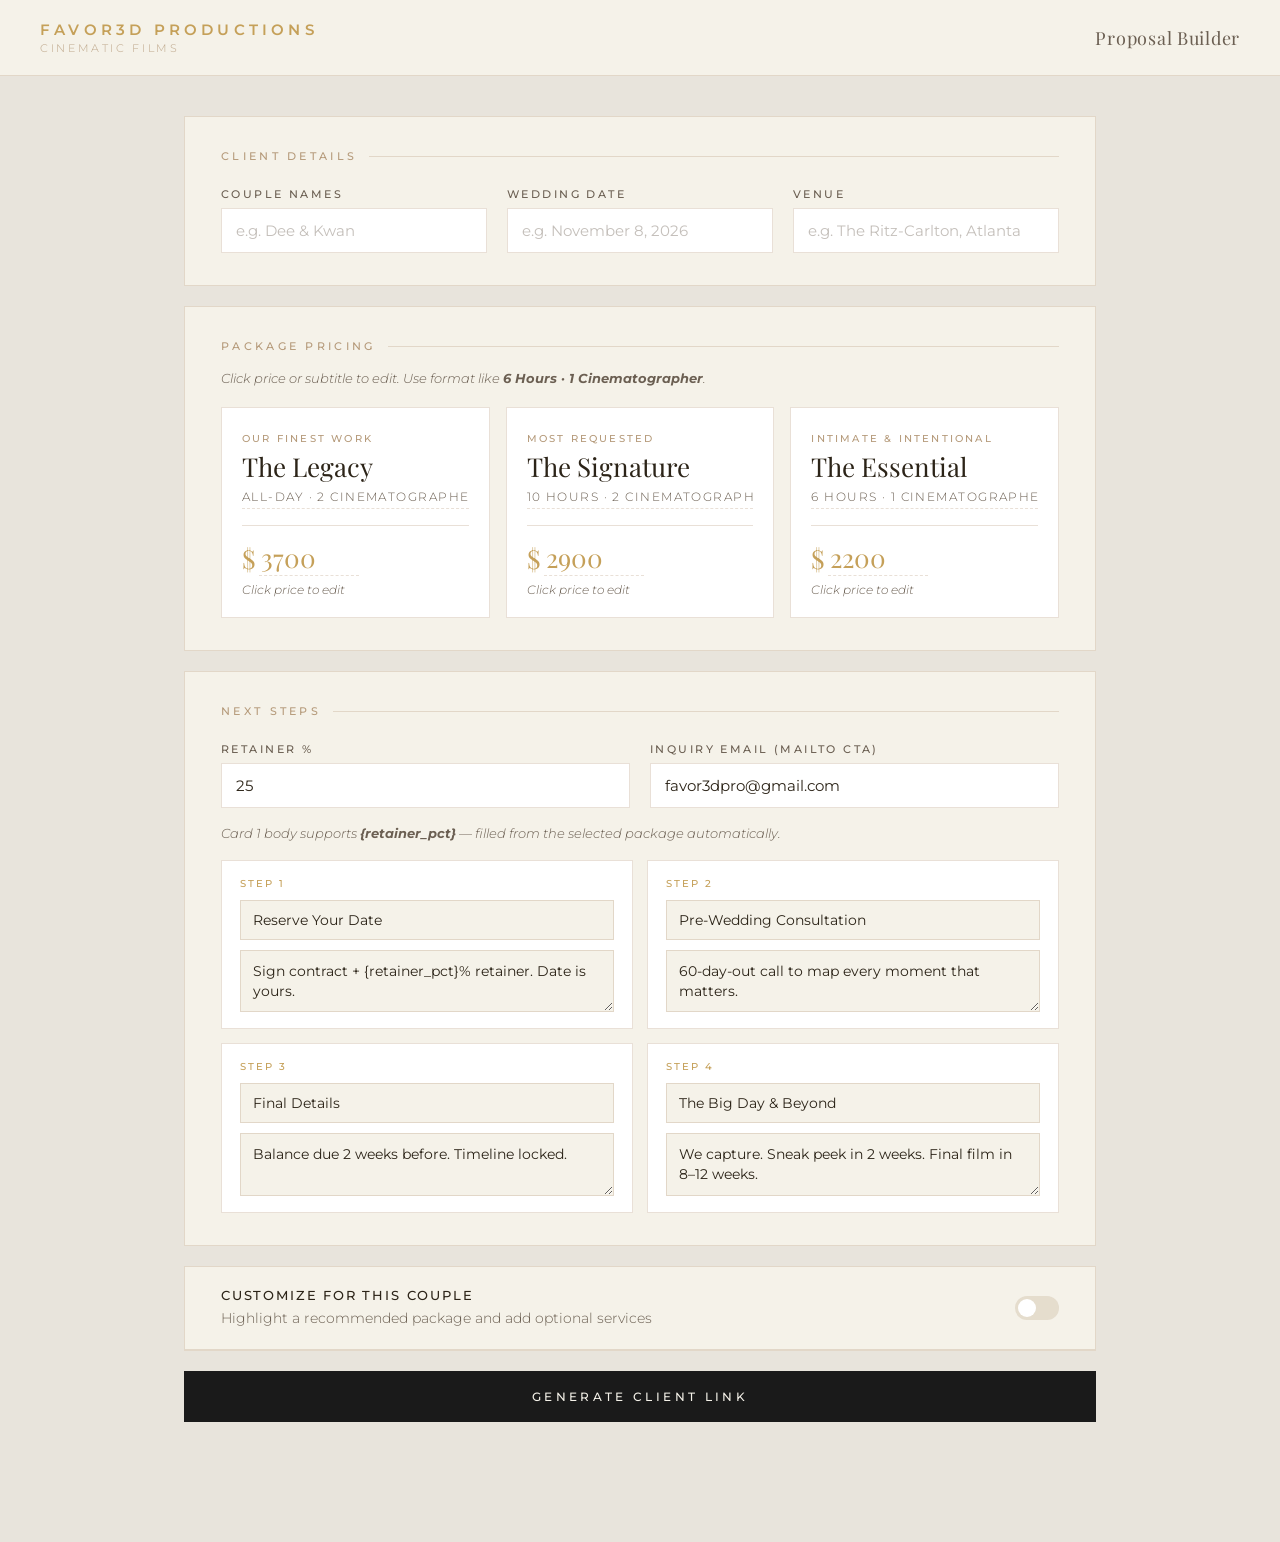
<file: builder.html>
<!DOCTYPE html>
<html lang="en">
<head>
<meta charset="UTF-8"/>
<meta name="viewport" content="width=device-width, initial-scale=1.0"/>
<title>Favor3d Productions — Proposal Builder</title>
<link rel="preconnect" href="https://fonts.googleapis.com"/>
<link href="https://fonts.googleapis.com/css2?family=Cormorant+Garamond:ital,wght@0,400;0,500;1,400&family=Montserrat:wght@300;400;500;600&family=Playfair+Display:ital,wght@0,400;0,500;0,600;1,400&display=swap" rel="stylesheet"/>
<style>
*{box-sizing:border-box;margin:0;padding:0;}
:root{
  --cream:#F5F2E9;
  --dark:#1A1A1A;
  --gold:#B59A7A;
  --gold-deep:#C5A059;
  --ink:#2C2418;
  --muted:#6B5F52;
  --white:#FFFFFF;
  --border:rgba(181,154,122,.3);
}
html{font-size:17px;}
html,body{background:#E8E4DC;font-family:'Montserrat',sans-serif;color:var(--ink);min-height:100vh;}

/* HEADER */
.b-header{
  background:var(--cream);border-bottom:1px solid var(--border);
  padding:20px 40px;display:flex;align-items:center;justify-content:space-between;
  position:sticky;top:0;z-index:100;
}
.b-logo{display:flex;flex-direction:column;gap:2px;}
.b-logo-name{font-family:'Montserrat',sans-serif;font-size:15px;font-weight:600;letter-spacing:.28em;text-transform:uppercase;color:var(--gold-deep);}
.b-logo-sub{font-family:'Montserrat',sans-serif;font-size:11px;font-weight:300;letter-spacing:.24em;text-transform:uppercase;color:var(--gold);opacity:.85;}
.b-header-title{font-family:'Playfair Display',serif;font-size:18px;font-weight:400;color:var(--muted);letter-spacing:.04em;}

/* WRAP */
.b-wrap{max-width:960px;margin:40px auto;padding:0 24px 80px;}

/* SECTION */
.b-section{background:var(--cream);border:1px solid var(--border);padding:32px 36px;margin-bottom:20px;}
.b-section-lbl{display:flex;align-items:center;gap:12px;margin-bottom:24px;}
.b-section-lbl span{font-family:'Montserrat',sans-serif;font-size:11px;font-weight:500;letter-spacing:.3em;text-transform:uppercase;color:var(--gold);white-space:nowrap;}
.b-section-lbl::after{content:'';flex:1;height:1px;background:var(--gold);opacity:.3;}

/* FIELDS */
.b-fields{display:grid;grid-template-columns:1fr 1fr 1fr;gap:20px;}
.b-field{display:flex;flex-direction:column;gap:7px;}
.b-field label{font-family:'Montserrat',sans-serif;font-size:11px;font-weight:500;letter-spacing:.22em;text-transform:uppercase;color:var(--muted);}
.b-field input{font-family:'Montserrat',sans-serif;font-size:15px;font-weight:400;color:var(--ink);background:var(--white);border:1px solid var(--border);padding:12px 14px;outline:none;transition:border .2s;}
.b-field input:focus{border-color:var(--gold);}
.b-field input::placeholder{color:rgba(107,95,82,.4);}
.b-field textarea{
  font-family:'Montserrat',sans-serif;font-size:15px;font-weight:400;color:var(--ink);
  background:var(--white);border:1px solid var(--border);padding:12px 14px;outline:none;
  transition:border .2s;resize:vertical;min-height:56px;line-height:1.5;
}
.b-field textarea:focus{border-color:var(--gold);}

/* NEXT STEPS CARDS */
.b-steps-grid{display:grid;grid-template-columns:1fr 1fr;gap:14px;}
.b-step-card{background:var(--white);border:1px solid var(--border);padding:16px 18px;display:flex;flex-direction:column;gap:10px;}
.b-step-card-lbl{font-family:'Montserrat',sans-serif;font-size:10px;font-weight:500;letter-spacing:.2em;text-transform:uppercase;color:var(--gold-deep);}
.b-step-card input,.b-step-card textarea{font-family:'Montserrat',sans-serif;font-size:14px;color:var(--ink);background:var(--cream);border:1px solid var(--border);padding:10px 12px;outline:none;width:100%;}
.b-step-card input:focus,.b-step-card textarea:focus{border-color:var(--gold);}
.b-step-card textarea{min-height:56px;resize:vertical;line-height:1.45;}
.b-step-hint{font-family:'Montserrat',sans-serif;font-size:13px;font-weight:300;color:var(--muted);font-style:italic;margin-top:-4px;line-height:1.5;}
.b-retainer-row{display:grid;grid-template-columns:1fr 1fr;gap:20px;margin-bottom:20px;}

/* PACKAGE PRICING CARDS */
.b-pkg-grid{display:grid;grid-template-columns:1fr 1fr 1fr;gap:16px;}
.b-pkg-card{background:var(--white);border:1.5px solid var(--border);padding:24px 20px 20px;position:relative;}
.b-pkg-card-lbl{font-family:'Montserrat',sans-serif;font-size:10px;font-weight:500;letter-spacing:.22em;text-transform:uppercase;color:var(--gold);margin-bottom:8px;}
.b-pkg-card-name{font-family:'Playfair Display',serif;font-size:26px;font-weight:400;color:var(--ink);margin-bottom:4px;line-height:1.1;}
.b-pkg-card-sub{margin-bottom:16px;}
.b-pkg-sub-input{
  width:100%;
  font-family:'Montserrat',sans-serif;font-size:12px;font-weight:300;
  letter-spacing:.12em;text-transform:uppercase;color:var(--muted);
  border:none;border-bottom:1px dashed var(--border);
  background:transparent;outline:none;padding:0 0 4px;
}
.b-pkg-sub-input:focus{border-bottom-color:var(--gold);}
.b-pkg-sub-input::placeholder{color:rgba(107,95,82,.45);}
.b-pkg-price-row{display:flex;align-items:center;gap:3px;border-top:1px solid var(--border);padding-top:14px;}
.b-pkg-price-row>span:first-child{font-family:'Playfair Display',serif;font-size:26px;font-weight:400;color:var(--gold-deep);}
.b-price-input{font-family:'Playfair Display',serif;font-size:26px;font-weight:400;color:var(--gold-deep);border:none;border-bottom:1px dashed var(--border);background:transparent;width:100px;outline:none;padding:0 2px;-moz-appearance:textfield;}
.b-price-input::-webkit-inner-spin-button,.b-price-input::-webkit-outer-spin-button{-webkit-appearance:none;}
.b-price-input:focus{border-bottom-color:var(--gold);}
.b-price-hint{font-family:'Montserrat',sans-serif;font-size:12px;font-weight:300;color:var(--muted);margin-top:6px;font-style:italic;}

/* TOGGLE */
.b-toggle-row{
  display:flex;align-items:center;justify-content:space-between;
  background:var(--cream);border:1px solid var(--border);
  padding:20px 36px;margin-bottom:0;cursor:pointer;
  transition:border-color .2s;
}
.b-toggle-row:hover{border-color:rgba(181,154,122,.6);}
.b-toggle-left{display:flex;flex-direction:column;gap:5px;}
.b-toggle-title{font-family:'Montserrat',sans-serif;font-size:13px;font-weight:500;letter-spacing:.14em;text-transform:uppercase;color:var(--ink);}
.b-toggle-desc{font-family:'Montserrat',sans-serif;font-size:14px;font-weight:300;color:var(--muted);line-height:1.5;}
.b-switch{position:relative;width:44px;height:24px;flex-shrink:0;}
.b-switch input{opacity:0;width:0;height:0;}
.b-slider{position:absolute;inset:0;background:rgba(181,154,122,.25);border-radius:24px;cursor:pointer;transition:.3s;}
.b-slider::before{content:'';position:absolute;width:18px;height:18px;left:3px;bottom:3px;background:var(--white);border-radius:50%;transition:.3s;}
.b-switch input:checked+.b-slider{background:var(--gold-deep);}
.b-switch input:checked+.b-slider::before{transform:translateX(20px);}

/* CUSTOMIZE PANEL */
.b-customize{
  background:var(--cream);border:1px solid var(--border);border-top:none;
  padding:0 36px;max-height:0;overflow:hidden;
  transition:max-height .4s ease, padding .4s ease;
}
.b-customize.open{max-height:600px;padding:28px 36px;}

/* RECOMMEND RADIO */
.b-rec-lbl{font-family:'Montserrat',sans-serif;font-size:11px;font-weight:500;letter-spacing:.22em;text-transform:uppercase;color:var(--muted);margin-bottom:14px;}
.b-rec-options{display:flex;gap:12px;margin-bottom:28px;}
.b-rec-option{
  flex:1;border:1.5px solid var(--border);padding:14px 16px;
  cursor:pointer;display:flex;align-items:center;gap:10px;
  transition:border-color .2s;background:var(--white);
}
.b-rec-option:hover{border-color:rgba(181,154,122,.6);}
.b-rec-option.selected{border-color:var(--gold-deep);}
.b-rec-option input[type=radio]{accent-color:var(--gold-deep);}
.b-rec-option-name{font-family:'Playfair Display',serif;font-size:17px;color:var(--ink);}
.b-rec-option-sub{font-family:'Montserrat',sans-serif;font-size:11px;font-weight:300;letter-spacing:.1em;color:var(--muted);text-transform:uppercase;}

/* ADD-ONS */
.b-addons-lbl{font-family:'Montserrat',sans-serif;font-size:11px;font-weight:500;letter-spacing:.22em;text-transform:uppercase;color:var(--muted);margin-bottom:14px;}
.b-addons-grid{display:grid;grid-template-columns:1fr 1fr;gap:10px;}
.b-addon-row{display:flex;align-items:center;gap:12px;background:var(--white);border:1px solid var(--border);padding:12px 16px;cursor:pointer;transition:border-color .2s;}
.b-addon-row:hover{border-color:rgba(181,154,122,.5);}
.b-addon-row.checked{border-color:var(--gold);}
.b-addon-check{width:14px;height:14px;flex-shrink:0;accent-color:var(--gold-deep);cursor:pointer;}
.b-addon-label{font-family:'Montserrat',sans-serif;font-size:14px;font-weight:400;color:var(--ink);flex:1;}
.b-addon-plus{font-family:'Montserrat',sans-serif;font-size:12px;font-weight:400;color:var(--gold);margin-right:2px;}
.b-addon-price-input{font-family:'Montserrat',sans-serif;font-size:14px;font-weight:500;color:var(--gold-deep);border:none;border-bottom:1px dashed var(--border);background:transparent;width:56px;text-align:right;outline:none;-moz-appearance:textfield;}
.b-addon-price-input::-webkit-inner-spin-button,.b-addon-price-input::-webkit-outer-spin-button{-webkit-appearance:none;}
.b-addon-price-input:focus{border-bottom-color:var(--gold);}

/* GENERATE */
.b-generate{
  width:100%;padding:18px;background:var(--dark);color:var(--cream);
  border:none;cursor:pointer;font-family:'Montserrat',sans-serif;
  font-size:12px;font-weight:500;letter-spacing:.28em;text-transform:uppercase;
  transition:background .2s;margin-top:20px;display:block;
}
.b-generate:hover{background:var(--ink);}

/* CLIENT LINK RESULT */
.b-result{
  display:none;background:var(--cream);border:1px solid var(--border);
  padding:28px 36px;margin-top:20px;
}
.b-result.is-visible{display:block;}
.b-result-hint{
  font-family:'Montserrat',sans-serif;font-size:14px;font-weight:300;
  color:var(--muted);line-height:1.6;margin-bottom:16px;
}
.b-link-row{display:flex;gap:10px;align-items:stretch;}
.b-link-input{
  flex:1;font-family:'Montserrat',sans-serif;font-size:14px;font-weight:400;
  color:var(--ink);background:var(--white);border:1px solid var(--border);
  padding:12px 14px;outline:none;min-width:0;
}
.b-copy-btn{
  flex-shrink:0;padding:0 22px;background:var(--gold-deep);color:var(--white);
  border:none;cursor:pointer;font-family:'Montserrat',sans-serif;
  font-size:11px;font-weight:500;letter-spacing:.18em;text-transform:uppercase;
  transition:background .2s;
}
.b-copy-btn:hover{background:var(--ink);}
.b-copy-btn.is-copied{background:#5a7a52;}
.b-result-actions{display:flex;flex-wrap:wrap;gap:10px;margin-top:14px;}
.b-result-btn{
  padding:12px 20px;background:transparent;color:var(--ink);
  border:1px solid var(--border);cursor:pointer;font-family:'Montserrat',sans-serif;
  font-size:11px;font-weight:500;letter-spacing:.16em;text-transform:uppercase;
  text-decoration:none;display:inline-block;transition:border-color .2s,color .2s;
}
.b-result-btn:hover{border-color:var(--gold);color:var(--gold-deep);}
.b-result-note{
  font-family:'Montserrat',sans-serif;font-size:13px;font-weight:300;
  color:var(--muted);font-style:italic;margin-top:12px;line-height:1.5;
}
</style>
</head>
<body>

<header class="b-header">
  <div class="b-logo">
    <div class="b-logo-name">Favor3d Productions</div>
    <div class="b-logo-sub">Cinematic Films</div>
  </div>
  <div class="b-header-title">Proposal Builder</div>
</header>

<div class="b-wrap">

  <!-- CLIENT DETAILS -->
  <div class="b-section">
    <div class="b-section-lbl"><span>Client Details</span></div>
    <div class="b-fields">
      <div class="b-field">
        <label>Couple Names</label>
        <input type="text" id="b-names" placeholder="e.g. Dee &amp; Kwan"/>
      </div>
      <div class="b-field">
        <label>Wedding Date</label>
        <input type="text" id="b-date" placeholder="e.g. November 8, 2026"/>
      </div>
      <div class="b-field">
        <label>Venue</label>
        <input type="text" id="b-venue" placeholder="e.g. The Ritz-Carlton, Atlanta"/>
      </div>
    </div>
  </div>

  <!-- PACKAGE PRICING -->
  <div class="b-section">
    <div class="b-section-lbl"><span>Package Pricing</span></div>
    <p class="b-step-hint" style="margin:-8px 0 18px;">Click price or subtitle to edit. Use format like <strong>6 Hours · 1 Cinematographer</strong>.</p>
    <div class="b-pkg-grid">

      <div class="b-pkg-card">
        <div class="b-pkg-card-lbl">Our Finest Work</div>
        <div class="b-pkg-card-name">The Legacy</div>
        <div class="b-pkg-card-sub">
          <input class="b-pkg-sub-input" id="sub-leg" type="text" value="All-Day · 2 Cinematographers" placeholder="e.g. All-Day · 2 Cinematographers" oninput="syncRecSubs()"/>
        </div>
        <div class="b-pkg-price-row">
          <span>$</span>
          <input class="b-price-input" id="price-leg" value="3700" type="number"/>
        </div>
        <div class="b-price-hint">Click price to edit</div>
      </div>

      <div class="b-pkg-card">
        <div class="b-pkg-card-lbl">Most Requested</div>
        <div class="b-pkg-card-name">The Signature</div>
        <div class="b-pkg-card-sub">
          <input class="b-pkg-sub-input" id="sub-sig" type="text" value="10 Hours · 2 Cinematographers" placeholder="e.g. 10 Hours · 2 Cinematographers" oninput="syncRecSubs()"/>
        </div>
        <div class="b-pkg-price-row">
          <span>$</span>
          <input class="b-price-input" id="price-sig" value="2900" type="number"/>
        </div>
        <div class="b-price-hint">Click price to edit</div>
      </div>

      <div class="b-pkg-card">
        <div class="b-pkg-card-lbl">Intimate &amp; Intentional</div>
        <div class="b-pkg-card-name">The Essential</div>
        <div class="b-pkg-card-sub">
          <input class="b-pkg-sub-input" id="sub-ess" type="text" value="6 Hours · 1 Cinematographer" placeholder="e.g. 6 Hours · 1 Cinematographer" oninput="syncRecSubs()"/>
        </div>
        <div class="b-pkg-price-row">
          <span>$</span>
          <input class="b-price-input" id="price-ess" value="2200" type="number"/>
        </div>
        <div class="b-price-hint">Click price to edit</div>
      </div>

    </div>
  </div>

  <!-- NEXT STEPS -->
  <div class="b-section">
    <div class="b-section-lbl"><span>Next Steps</span></div>
    <div class="b-retainer-row">
      <div class="b-field">
        <label>Retainer %</label>
        <input type="number" id="b-retainer" value="25" min="0" max="100"/>
      </div>
      <div class="b-field">
        <label>Inquiry Email (mailto CTA)</label>
        <input type="email" id="b-email" value="favor3dpro@gmail.com"/>
      </div>
    </div>
    <p class="b-step-hint" style="margin-bottom:16px;">Card 1 body supports <strong>{retainer_pct}</strong> — filled from the selected package automatically.</p>
    <div class="b-steps-grid">
      <div class="b-step-card">
        <div class="b-step-card-lbl">Step 1</div>
        <input type="text" id="b-s1t" value="Reserve Your Date"/>
        <textarea id="b-s1b">Sign contract + {retainer_pct}% retainer. Date is yours.</textarea>
      </div>
      <div class="b-step-card">
        <div class="b-step-card-lbl">Step 2</div>
        <input type="text" id="b-s2t" value="Pre-Wedding Consultation"/>
        <textarea id="b-s2b">60-day-out call to map every moment that matters.</textarea>
      </div>
      <div class="b-step-card">
        <div class="b-step-card-lbl">Step 3</div>
        <input type="text" id="b-s3t" value="Final Details"/>
        <textarea id="b-s3b">Balance due 2 weeks before. Timeline locked.</textarea>
      </div>
      <div class="b-step-card">
        <div class="b-step-card-lbl">Step 4</div>
        <input type="text" id="b-s4t" value="The Big Day &amp; Beyond"/>
        <textarea id="b-s4b">We capture. Sneak peek in 2 weeks. Final film in 8–12 weeks.</textarea>
      </div>
    </div>
  </div>

  <!-- CUSTOMIZE TOGGLE -->
  <div class="b-toggle-row" onclick="toggleCustomize()">
    <div class="b-toggle-left">
      <div class="b-toggle-title">Customize for this couple</div>
      <div class="b-toggle-desc">Highlight a recommended package and add optional services</div>
    </div>
    <label class="b-switch" onclick="event.stopPropagation()">
      <input type="checkbox" id="b-toggle" onchange="toggleCustomize()"/>
      <span class="b-slider"></span>
    </label>
  </div>

  <!-- CUSTOMIZE PANEL (hidden by default) -->
  <div class="b-customize" id="b-customize">

    <div class="b-rec-lbl">Recommended Package</div>
    <div class="b-rec-options">
      <div class="b-rec-option selected" data-pkg="leg" onclick="selectRec('leg')">
        <input type="radio" name="rec" value="leg" checked/>
        <div>
          <div class="b-rec-option-name">The Legacy</div>
          <div class="b-rec-option-sub">All-Day · 2 Cinematographers</div>
        </div>
      </div>
      <div class="b-rec-option" data-pkg="sig" onclick="selectRec('sig')">
        <input type="radio" name="rec" value="sig"/>
        <div>
          <div class="b-rec-option-name">The Signature</div>
          <div class="b-rec-option-sub">10 Hours · 2 Cinematographers</div>
        </div>
      </div>
      <div class="b-rec-option" data-pkg="ess" onclick="selectRec('ess')">
        <input type="radio" name="rec" value="ess"/>
        <div>
          <div class="b-rec-option-name">The Essential</div>
          <div class="b-rec-option-sub">6 Hours · 1 Cinematographer</div>
        </div>
      </div>
    </div>

    <div class="b-addons-lbl">Add-On Services</div>
    <div class="b-addons-grid">

      <div class="b-addon-row" onclick="toggleAddon(this)">
        <input class="b-addon-check" type="checkbox" onclick="event.stopPropagation()"/>
        <span class="b-addon-label">Drone Aerial Footage</span>
        <span class="b-addon-plus">+$</span>
        <input class="b-addon-price-input" type="number" value="350" onclick="event.stopPropagation()"/>
      </div>

      <div class="b-addon-row" onclick="toggleAddon(this)">
        <input class="b-addon-check" type="checkbox" onclick="event.stopPropagation()"/>
        <span class="b-addon-label">Raw Footage USB Delivery</span>
        <span class="b-addon-plus">+$</span>
        <input class="b-addon-price-input" type="number" value="200" onclick="event.stopPropagation()"/>
      </div>

      <div class="b-addon-row" onclick="toggleAddon(this)">
        <input class="b-addon-check" type="checkbox" onclick="event.stopPropagation()"/>
        <span class="b-addon-label">Full Ceremony Film (Unedited)</span>
        <span class="b-addon-plus">+$</span>
        <input class="b-addon-price-input" type="number" value="250" onclick="event.stopPropagation()"/>
      </div>

      <div class="b-addon-row" onclick="toggleAddon(this)">
        <input class="b-addon-check" type="checkbox" onclick="event.stopPropagation()"/>
        <span class="b-addon-label">Rehearsal Dinner Coverage (2 hrs)</span>
        <span class="b-addon-plus">+$</span>
        <input class="b-addon-price-input" type="number" value="400" onclick="event.stopPropagation()"/>
      </div>

      <div class="b-addon-row" onclick="toggleAddon(this)">
        <input class="b-addon-check" type="checkbox" onclick="event.stopPropagation()"/>
        <span class="b-addon-label">Same-Day Edit Reel</span>
        <span class="b-addon-plus">+$</span>
        <input class="b-addon-price-input" type="number" value="600" onclick="event.stopPropagation()"/>
      </div>

      <div class="b-addon-row" onclick="toggleAddon(this)">
        <input class="b-addon-check" type="checkbox" onclick="event.stopPropagation()"/>
        <span class="b-addon-label">Additional Hour of Coverage</span>
        <span class="b-addon-plus">+$</span>
        <input class="b-addon-price-input" type="number" value="250" onclick="event.stopPropagation()"/>
      </div>

      <div class="b-addon-row" onclick="toggleAddon(this)">
        <input class="b-addon-check" type="checkbox" onclick="event.stopPropagation()"/>
        <span class="b-addon-label">Rush Delivery (2 Weeks)</span>
        <span class="b-addon-plus">+$</span>
        <input class="b-addon-price-input" type="number" value="300" onclick="event.stopPropagation()"/>
      </div>

    </div>
  </div>

  <!-- GENERATE -->
  <button class="b-generate" onclick="generate()">Generate Client Link</button>

  <div class="b-result" id="b-result">
    <div class="b-section-lbl"><span>Send to client</span></div>
    <p class="b-result-hint">Copy this link and send it by text, email, or DM. It opens on any phone or computer — do not send a <code>file://</code> link.</p>
    <div class="b-link-row">
      <input class="b-link-input" id="b-client-link" type="text" readonly aria-label="Client proposal link"/>
      <button class="b-copy-btn" id="b-copy-btn" type="button" onclick="copyClientLink()">Copy link</button>
    </div>
    <div class="b-result-actions">
      <a class="b-result-btn" id="b-preview-link" href="#" target="_blank" rel="noopener">Preview proposal</a>
      <a class="b-result-btn" id="b-preview-admin-link" href="#" target="_blank" rel="noopener">Preview with PDF</a>
    </div>
    <p class="b-result-note" id="b-result-note"></p>
  </div>

</div>

<script>
const PROPOSAL_LIVE_BASE = 'https://favor3dpro-a11y.github.io/favor3dpro-proposal/favor3dpro-quote-gemini.html';
const DEFAULT_STEPS = [
  {title:'Reserve Your Date',body:'Sign contract + {retainer_pct}% retainer. Date is yours.'},
  {title:'Pre-Wedding Consultation',body:'60-day-out call to map every moment that matters.'},
  {title:'Final Details',body:'Balance due 2 weeks before. Timeline locked.'},
  {title:'The Big Day & Beyond',body:'We capture. Sneak peek in 2 weeks. Final film in 8–12 weeks.'}
];
const DEFAULT_SUBS = {
  leg:'All-Day · 2 Cinematographers',
  sig:'10 Hours · 2 Cinematographers',
  ess:'6 Hours · 1 Cinematographer'
};

let selectedRec = 'leg';
let lastClientUrl = '';
let lastPreviewUrl = '';

function toggleCustomize() {
  const cb = document.getElementById('b-toggle');
  const panel = document.getElementById('b-customize');
  if (event.target !== cb) cb.checked = !cb.checked;
  panel.classList.toggle('open', cb.checked);
}

function selectRec(id) {
  selectedRec = id;
  document.querySelectorAll('.b-rec-option').forEach(o => o.classList.remove('selected'));
  document.querySelector('[data-pkg="'+id+'"]').classList.add('selected');
  document.querySelector('input[value="'+id+'"]').checked = true;
}

function toggleAddon(row) {
  const cb = row.querySelector('.b-addon-check');
  cb.checked = !cb.checked;
  row.classList.toggle('checked', cb.checked);
}

function syncRecSubs(){
  Object.entries({leg:'sub-leg',sig:'sub-sig',ess:'sub-ess'}).forEach(([pkg,id])=>{
    const input=document.getElementById(id);
    const rec=document.querySelector('.b-rec-option[data-pkg="'+pkg+'"] .b-rec-option-sub');
    if(input&&rec) rec.textContent=input.value.trim()||DEFAULT_SUBS[pkg];
  });
}

function subsMatchDefaults(){
  return Object.entries(DEFAULT_SUBS).every(([pkg,id])=>{
    const el=document.getElementById('sub-'+pkg);
    return el&&el.value.trim()===DEFAULT_SUBS[pkg];
  });
}

function getProposalBase(){
  if(location.protocol==='https:'&&location.hostname.includes('github.io')){
    return location.origin+location.pathname.replace(/builder\.html$/,'favor3dpro-quote-gemini.html');
  }
  return PROPOSAL_LIVE_BASE;
}

function stepsMatchDefaults(){
  return [1,2,3,4].every(i=>{
    const t=document.getElementById('b-s'+i+'t').value.trim();
    const b=document.getElementById('b-s'+i+'b').value.trim();
    return t===DEFAULT_STEPS[i-1].title&&b===DEFAULT_STEPS[i-1].body;
  });
}

function buildProposalParams(forClient){
  const names=document.getElementById('b-names').value.trim()||'Dee & Kwan';
  const date=document.getElementById('b-date').value.trim()||'November 8, 2026';
  const venue=document.getElementById('b-venue').value.trim();
  const pLeg=document.getElementById('price-leg').value;
  const pSig=document.getElementById('price-sig').value;
  const pEss=document.getElementById('price-ess').value;
  const retainer=document.getElementById('b-retainer').value||'25';
  const email=document.getElementById('b-email').value.trim()||'favor3dpro@gmail.com';

  const params=new URLSearchParams({names,date,p_leg:pLeg,p_sig:pSig,p_ess:pEss,retainer});
  if(!forClient) params.set('email',email);
  if(venue) params.set('venue',venue);

  if(!subsMatchDefaults()){
    params.set('sub_leg',document.getElementById('sub-leg').value.trim());
    params.set('sub_sig',document.getElementById('sub-sig').value.trim());
    params.set('sub_ess',document.getElementById('sub-ess').value.trim());
  }

  if(!stepsMatchDefaults()){
    const steps=[1,2,3,4].map(i=>{
      const t=document.getElementById('b-s'+i+'t').value.trim();
      const b=document.getElementById('b-s'+i+'b').value.trim();
      return t+'::'+b;
    }).join('|');
    params.set('steps',steps);
  }

  const customizeOn=document.getElementById('b-toggle').checked;
  if(customizeOn){
    params.set('pkg',selectedRec);
    const addons=[];
    document.querySelectorAll('.b-addon-row').forEach(row=>{
      if(row.querySelector('.b-addon-check').checked){
        const price=row.querySelector('.b-addon-price-input').value;
        const label=row.querySelector('.b-addon-label').textContent;
        addons.push(encodeURIComponent(label)+':'+price);
      }
    });
    if(addons.length) params.set('addons',addons.join('|'));
  }else{
    params.set('pkg','sig');
  }

  return params;
}

function generate(){
  const base=getProposalBase();
  const clientParams=buildProposalParams(true);
  const previewParams=buildProposalParams(false);

  lastClientUrl=base+'?'+clientParams.toString();
  lastPreviewUrl=base+'?'+previewParams.toString();

  const linkEl=document.getElementById('b-client-link');
  linkEl.value=lastClientUrl;
  document.getElementById('b-preview-link').href=lastPreviewUrl;
  document.getElementById('b-preview-admin-link').href=lastPreviewUrl+'&admin=1';

  const note=document.getElementById('b-result-note');
  const notes=[];
  if(subsMatchDefaults()) notes.push('default package subtitles');
  else notes.push('custom package subtitles');
  if(stepsMatchDefaults()) notes.push('default Next Steps');
  else notes.push('custom Next Steps');
  note.textContent='Link includes '+notes.join(' and ')+'.';

  const result=document.getElementById('b-result');
  result.classList.add('is-visible');
  result.scrollIntoView({behavior:'smooth',block:'nearest'});

  const copyBtn=document.getElementById('b-copy-btn');
  copyBtn.textContent='Copy link';
  copyBtn.classList.remove('is-copied');
}

async function copyClientLink(){
  if(!lastClientUrl) return;
  const copyBtn=document.getElementById('b-copy-btn');
  try{
    await navigator.clipboard.writeText(lastClientUrl);
  }catch{
    const linkEl=document.getElementById('b-client-link');
    linkEl.focus();
    linkEl.select();
    document.execCommand('copy');
  }
  copyBtn.textContent='Copied';
  copyBtn.classList.add('is-copied');
  setTimeout(()=>{
    copyBtn.textContent='Copy link';
    copyBtn.classList.remove('is-copied');
  },2000);
}
</script>
</body>
</html>
</file>
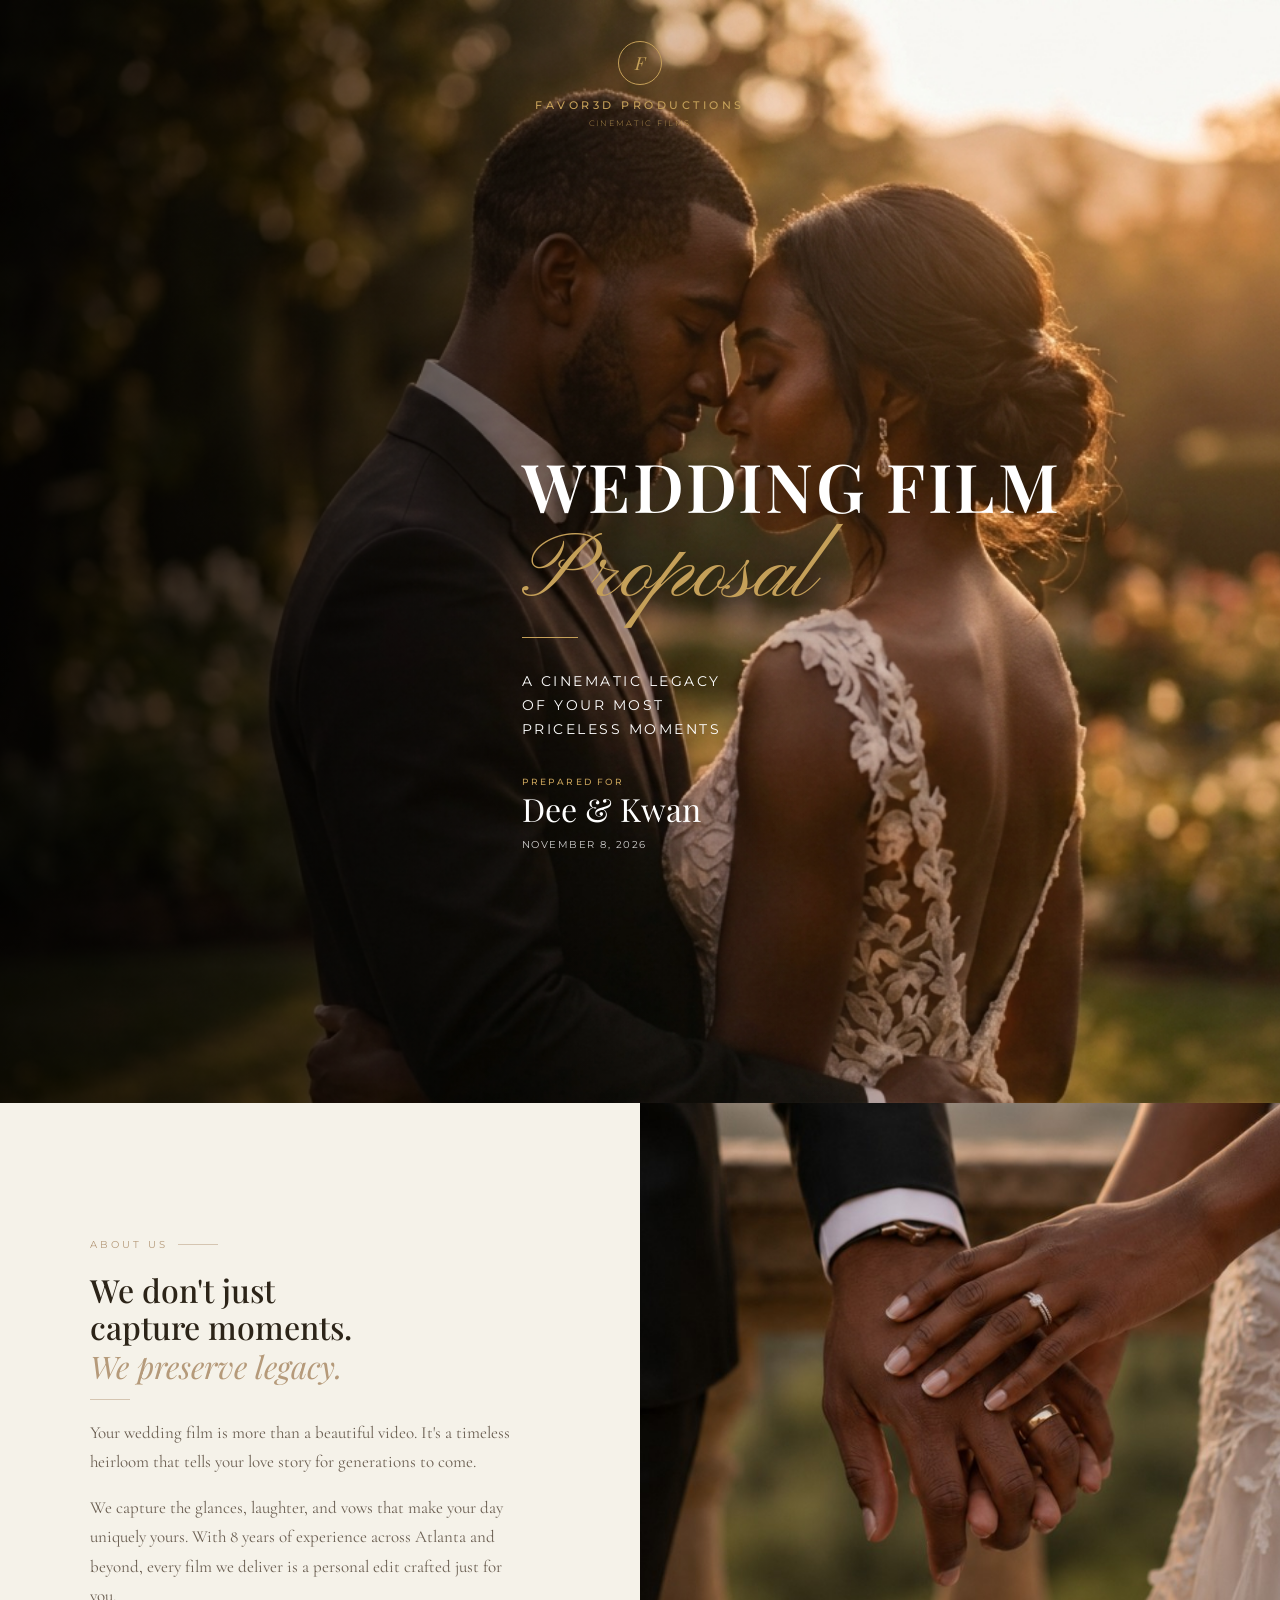
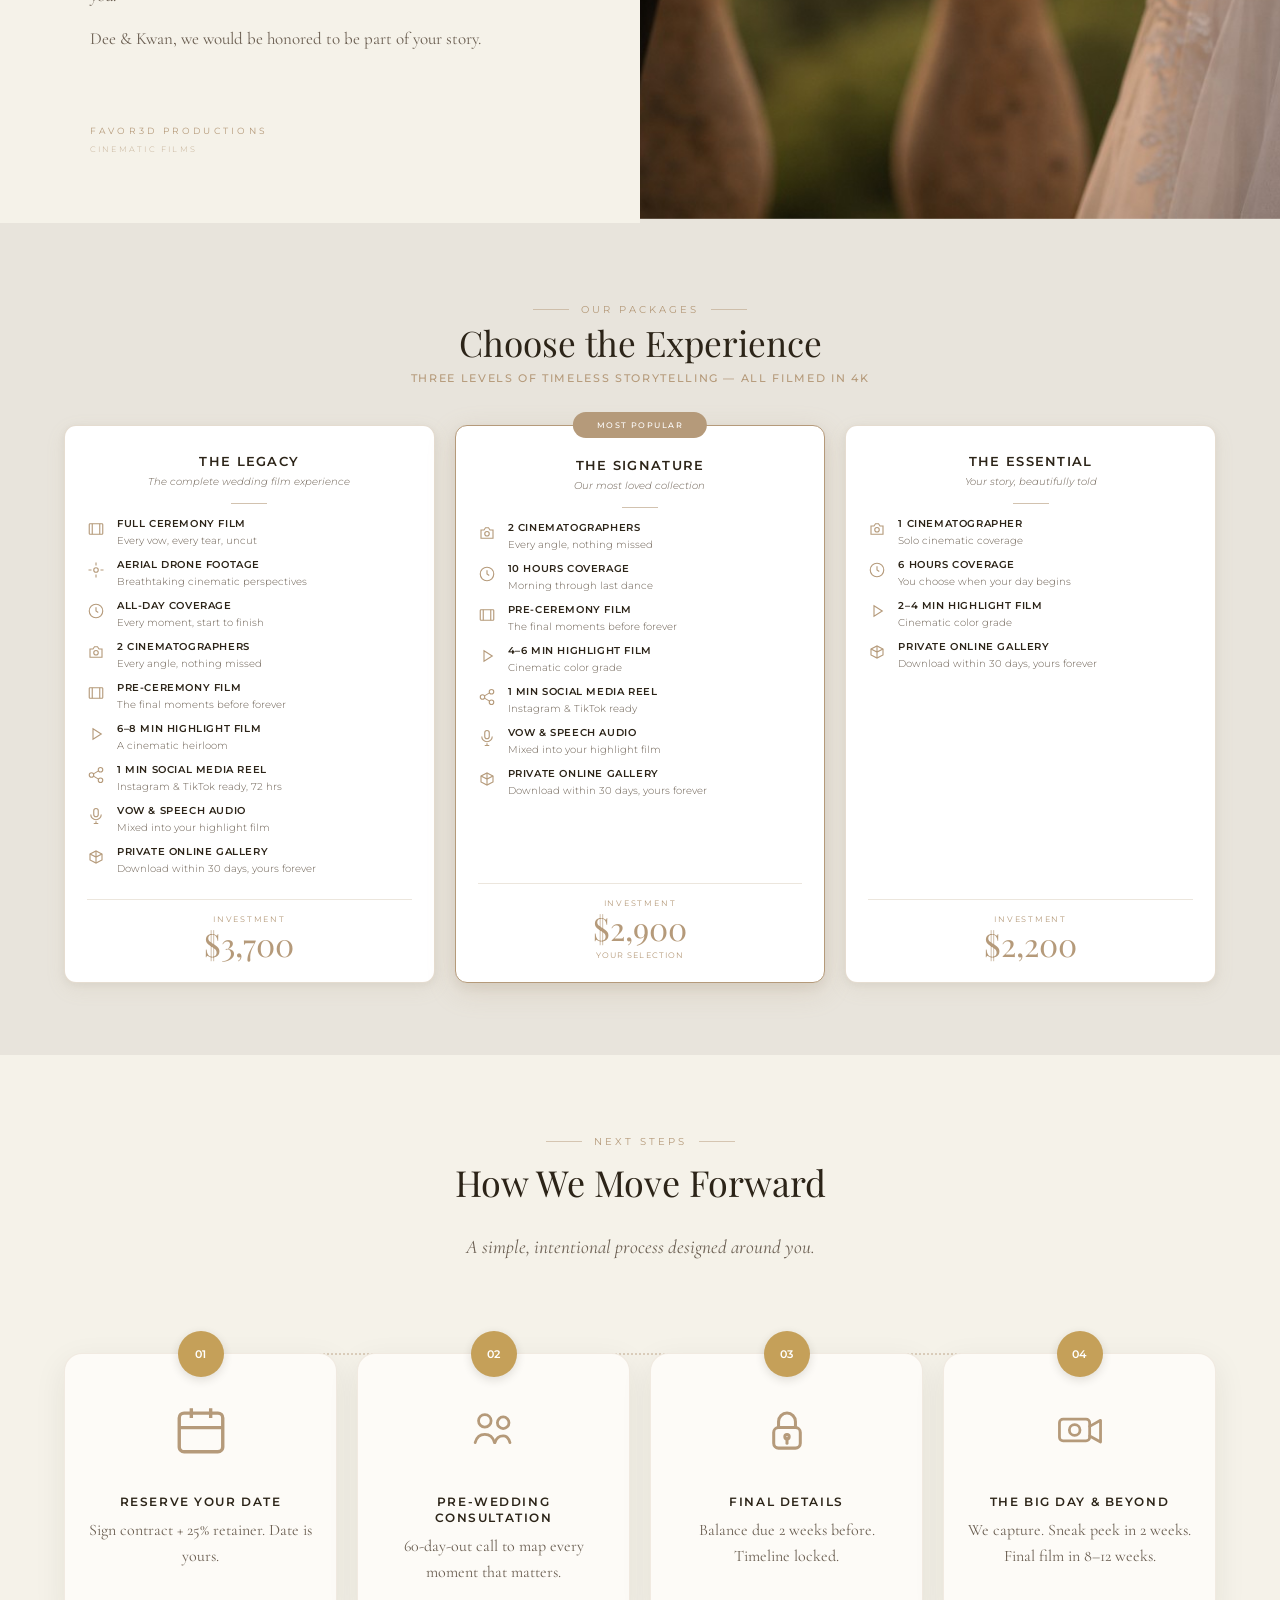
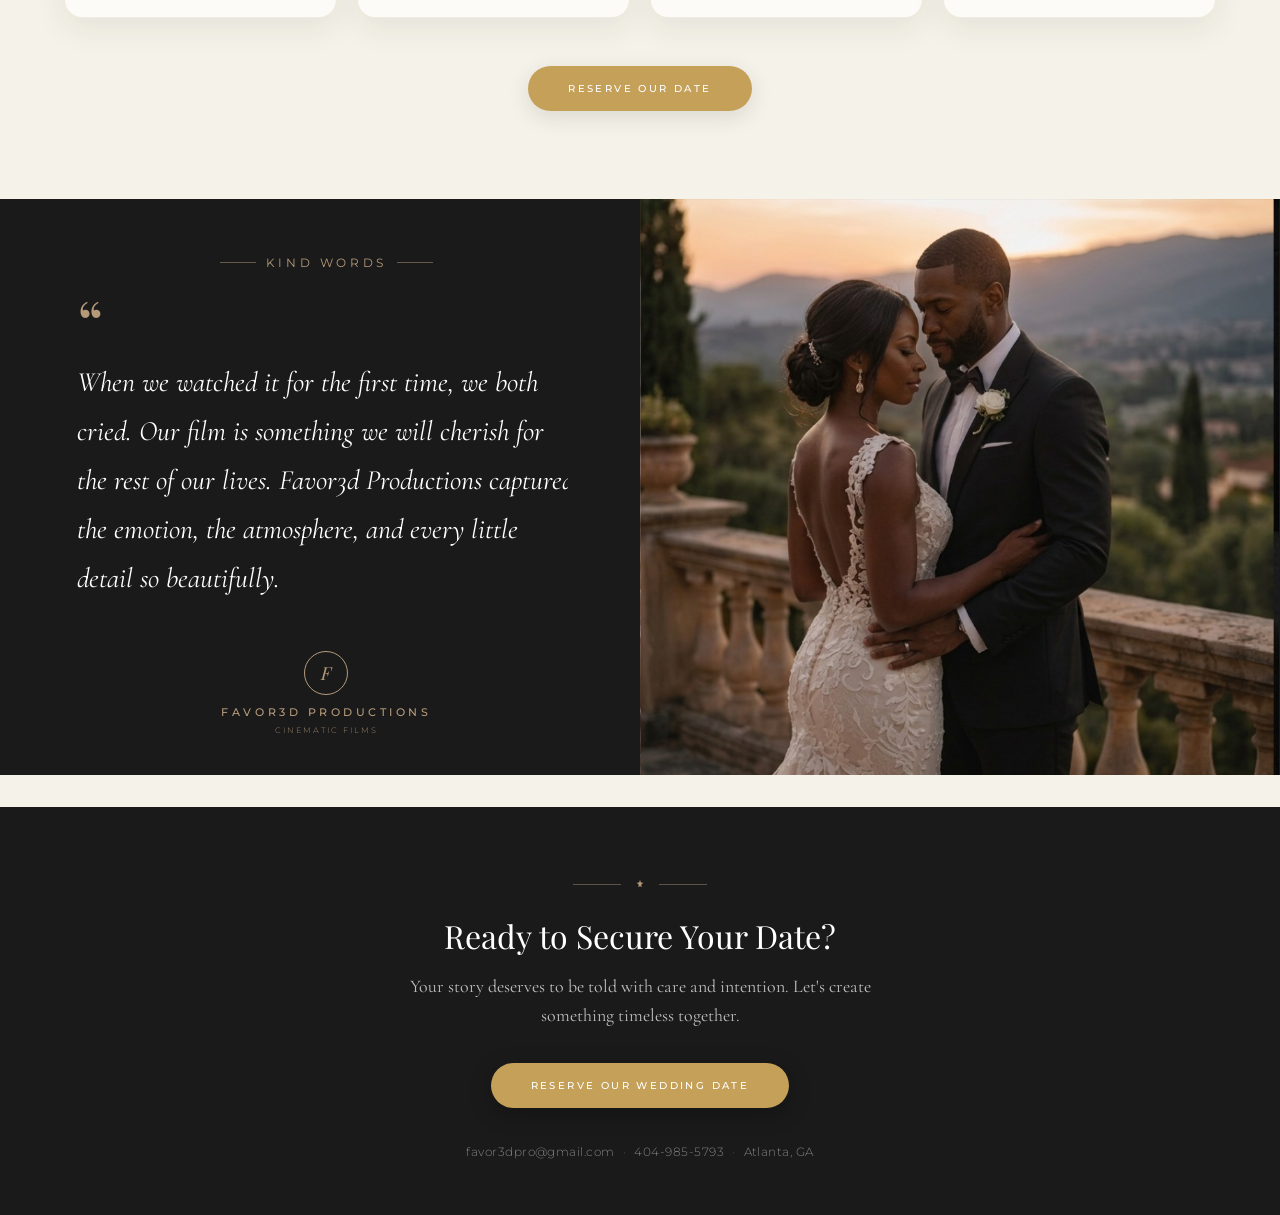
<file: favor3dpro-quote-gemini.html>
<!DOCTYPE html>
<html lang="en">
<head>
<meta charset="UTF-8"/>
<meta name="viewport" content="width=device-width, initial-scale=1.0"/>
<title>Favor3d Productions — Wedding Film Proposal</title>
<link rel="preconnect" href="https://fonts.googleapis.com"/>
<link href="https://fonts.googleapis.com/css2?family=Cormorant+Garamond:ital,wght@0,400;0,500;1,400&family=Great+Vibes&family=Montserrat:wght@300;400;500;600&family=Pinyon+Script&family=Playfair+Display:ital,wght@0,400;0,500;0,600;1,400&display=swap" rel="stylesheet"/>
<link rel="stylesheet" href="style.css"/>
<link rel="stylesheet" href="proposal-gemini.css?v=120"/>
<style>
html,body{margin:0;padding:0;width:100%;overflow-x:hidden;background:var(--cream);font-family:'Montserrat',sans-serif;color:var(--ink);}
.toolbar{
  position:sticky;top:0;z-index:200;background:#fff;border-bottom:1px solid #ddd;
  padding:14px 32px;display:flex;justify-content:space-between;align-items:center;
}
.toolbar.hidden{display:none;}
.toolbar h1{font-family:'Playfair Display',serif;font-size:17px;font-weight:400;}
.toolbar button{
  padding:10px 28px;background:var(--dark);color:var(--cream);border:none;cursor:pointer;
  font-family:'Montserrat',sans-serif;font-size:9px;letter-spacing:.2em;text-transform:uppercase;
}
</style>
</head>
<body>

<div class="toolbar">
  <h1>Favor3d Productions · Wedding Film Proposal</h1>
  <button onclick="window.print()">Save as PDF</button>
</div>

<div class="doc-wrap">
<div class="doc">
<div class="proposal-grid">

<section class="panel panel-cover">
  <div class="cover-photo">
    <img src="assets/photos/hero-couple.png?v=1" alt="" width="1332" height="784" decoding="async"/>
  </div>
  <div class="cover-scrim"></div>
  <div class="cover-inner">
    <div class="cover-logo">
      <div class="cover-logo-badge"><span class="cover-logo-f">F</span></div>
      <div class="cover-logo-name">Favor3d Productions</div>
      <div class="cover-logo-sub">Cinematic Films</div>
    </div>
    <div class="cover-stage">
      <div class="cover-mid">
        <div class="cover-title-group">
          <div class="cover-eyebrow">Wedding Film</div>
          <span class="cover-proposal">Proposal</span>
        </div>
        <div class="cover-divider"></div>
        <div class="cover-tagline">A cinematic legacy<br>of your most<br>priceless moments</div>
      </div>
      <div class="cover-bottom">
        <div class="cover-prep">Prepared For</div>
        <div class="cover-names" id="p-names">Dee &amp; Kwan</div>
        <div class="cover-date" id="p-date">November 8, 2026</div>
        <div class="cover-venue" id="p-venue"></div>
      </div>
    </div>
  </div>
</section>

<section class="panel panel-split panel-about">
  <div class="split-text cream panel-about-left">
    <div class="about-center">
      <div class="about-inner">
        <div class="sec-lbl-left"><span>About Us</span></div>
        <h2 class="about-headline">
          <span class="about-line">We don't just</span>
          <span class="about-line">capture moments.</span>
          <span class="about-accent">We preserve legacy.</span>
        </h2>
        <div class="about-head-rule"></div>
        <div class="about-body" id="p-about">
          <p>Your wedding film is more than a beautiful video. It's a timeless heirloom that tells your love story for generations to come.</p>
          <p>We capture the glances, laughter, and vows that make your day uniquely yours. With 8 years of experience across Atlanta and beyond, every film we deliver is a personal edit crafted just for you.</p>
        </div>
        <p class="about-personal"><span id="p-about-names">Dee &amp; Kwan</span>, we would be honored to be part of your story.</p>
      </div>
    </div>
    <div class="about-foot">
      <div class="logo-mark">
        <div class="logo-name">Favor3d Productions</div>
        <div class="logo-sub">Cinematic Films</div>
      </div>
    </div>
  </div>
  <div class="split-photo"><img src="assets/photos/hands.png?v=2" alt=""/></div>
</section>

<section class="panel panel-packages">
  <div class="pkg-header">
    <div class="sec-lbl-center"><span>Our Packages</span></div>
    <h2 class="pkg-title">Choose the Experience</h2>
    <div class="pkg-sub">Three levels of timeless storytelling — all filmed in 4K</div>
  </div>
  <div class="pkg-cols" id="p-pkgs"></div>
  <div class="pkg-addons" id="p-addons" style="display:none">
    <div class="pkg-addons-lbl">Additional Services</div>
    <div class="pkg-addons-list" id="p-addons-list"></div>
  </div>
</section>

<section class="panel panel-nextsteps">
  <div class="nextsteps-inner">
    <div class="nextsteps-head">
      <div class="sec-lbl-center"><span>Next Steps</span></div>
      <h2 class="nextsteps-title">How We Move Forward</h2>
      <p class="nextsteps-sub">A simple, intentional process designed around you.</p>
    </div>
    <div class="nextsteps-cards-wrap">
      <div class="nextsteps-cards" id="p-nextsteps"></div>
    </div>
    <div class="nextsteps-foot">
      <a class="nextsteps-btn" id="p-reserve-btn" href="mailto:favor3dpro@gmail.com?subject=Reserve%20Our%20Date">Reserve Our Date</a>
      <p class="reserve-fallback" id="reserve-fallback-next" hidden>If your email app didn&rsquo;t open, email <a id="reserve-fallback-email-next" href="mailto:favor3dpro@gmail.com">favor3dpro@gmail.com</a></p>
    </div>
  </div>
</section>

<section class="panel panel-split panel-testimonial">
  <div class="split-text dark testi-left">
    <div class="sec-lbl-left"><span>Kind Words</span></div>
    <div class="testi-body">
      <div class="testi-mark">&ldquo;</div>
      <p class="testi-quote" id="p-testi">When we watched it for the first time, we both cried. Our film is something we will cherish for the rest of our lives. Favor3d Productions captured the emotion, the atmosphere, and every little detail so beautifully.</p>
      <div class="testi-divider"></div>
      <div class="testi-attr" id="p-testi-attr">
        <span class="name">Jordan &amp; Taylor</span>
      </div>
    </div>
    <div class="about-foot testi-foot">
      <div class="brand-logo">
        <div class="brand-logo-badge"><span class="brand-logo-f">F</span></div>
        <div class="brand-logo-name">Favor3d Productions</div>
        <div class="brand-logo-sub">Cinematic Films</div>
      </div>
    </div>
  </div>
  <div class="split-photo"><img src="assets/photos/testimonial.png" alt=""/></div>
</section>

<section class="panel panel-cta-footer">
  <div class="cta-footer-inner">
    <div class="cta-footer-ornament" aria-hidden="true">
      <span class="cta-footer-line"></span>
      <svg class="cta-footer-star" viewBox="0 0 24 24" fill="currentColor"><path d="M12 2l2.09 6.26L20 9.27l-5 3.64L16.18 20 12 16.77 7.82 20 9 12.91l-5-3.64 5.91-.91z"/></svg>
      <span class="cta-footer-line"></span>
    </div>
    <h2 class="cta-footer-title">Ready to Secure Your Date?</h2>
    <p class="cta-footer-sub">Your story deserves to be told with care and intention. Let's create something timeless together.</p>
    <a class="cta-footer-btn" id="p-footer-cta-btn" href="mailto:favor3dpro@gmail.com?subject=Reserve%20Our%20Date">Reserve Our Wedding Date</a>
    <p class="reserve-fallback reserve-fallback--dark" id="reserve-fallback-footer" hidden>If your email app didn&rsquo;t open, email <a id="reserve-fallback-email-footer" href="mailto:favor3dpro@gmail.com">favor3dpro@gmail.com</a></p>
    <p class="cta-footer-contact">
      <a id="p-footer-email" href="mailto:favor3dpro@gmail.com">favor3dpro@gmail.com</a>
      <span class="cta-footer-dot" aria-hidden="true">·</span>
      <a id="p-footer-phone" href="tel:+14049855793">404-985-5793</a>
      <span class="cta-footer-dot" aria-hidden="true">·</span>
      <span>Atlanta, GA</span>
    </p>
  </div>
</section>

</div>
</div>

</div>

<script>
const PKGS=[
  {id:"leg",label:"The Legacy",desc:"The complete wedding film experience",featured:false,
   feats:[
     {title:"Full Ceremony Film",sub:"Every vow, every tear, uncut",icon:"film"},
     {title:"Aerial Drone Footage",sub:"Breathtaking cinematic perspectives",icon:"drone"},
     {title:"All-Day Coverage",sub:"Every moment, start to finish",icon:"clock"},
     {title:"2 Cinematographers",sub:"Every angle, nothing missed",icon:"cam"},
     {title:"Pre-Ceremony Film",sub:"The final moments before forever",icon:"film"},
     {title:"6–8 Min Highlight Film",sub:"A cinematic heirloom",icon:"play"},
     {title:"1 Min Social Media Reel",sub:"Instagram & TikTok ready, 72 hrs",icon:"share"},
     {title:"Vow & Speech Audio",sub:"Mixed into your highlight film",icon:"mic"},
     {title:"Private Online Gallery",sub:"Download within 30 days, yours forever",icon:"box"}
   ],
   price:3700},
  {id:"sig",label:"The Signature",desc:"Our most loved collection",featured:true,
   feats:[
     {title:"2 Cinematographers",sub:"Every angle, nothing missed",icon:"cam"},
     {title:"10 Hours Coverage",sub:"Morning through last dance",icon:"clock"},
     {title:"Pre-Ceremony Film",sub:"The final moments before forever",icon:"film"},
     {title:"4–6 Min Highlight Film",sub:"Cinematic color grade",icon:"play"},
     {title:"1 Min Social Media Reel",sub:"Instagram & TikTok ready",icon:"share"},
     {title:"Vow & Speech Audio",sub:"Mixed into your highlight film",icon:"mic"},
     {title:"Private Online Gallery",sub:"Download within 30 days, yours forever",icon:"box"}
   ],
   price:2900},
  {id:"ess",label:"The Essential",desc:"Your story, beautifully told",featured:false,
   feats:[
     {title:"1 Cinematographer",sub:"Solo cinematic coverage",icon:"cam"},
     {title:"6 Hours Coverage",sub:"You choose when your day begins",icon:"clock"},
     {title:"2–4 Min Highlight Film",sub:"Cinematic color grade",icon:"play"},
     {title:"Private Online Gallery",sub:"Download within 30 days, yours forever",icon:"box"}
   ],
   price:2200}
];
const ICONS={
  clock:'<svg viewBox="0 0 24 24"><circle cx="12" cy="12" r="9"/><path d="M12 7v5l3 2"/></svg>',
  film:'<svg viewBox="0 0 24 24"><rect x="3" y="5" width="18" height="14" rx="1"/><path d="M7 5v14M17 5v14"/></svg>',
  cam:'<svg viewBox="0 0 24 24"><path d="M4 8h4l2-3h4l2 3h4v11H4z"/><circle cx="12" cy="13" r="3"/></svg>',
  play:'<svg viewBox="0 0 24 24"><polygon points="8,5 19,12 8,19"/></svg>',
  box:'<svg viewBox="0 0 24 24"><path d="M4 8l8-4 8 4v8l-8 4-8-4z"/><path d="M12 4v16M4 8l8 4 8-4"/></svg>',
  drone:'<svg viewBox="0 0 24 24"><path d="M12 2v4M12 18v4M2 12h4M18 12h4"/><circle cx="12" cy="12" r="3"/></svg>',
  mic:'<svg viewBox="0 0 24 24"><rect x="9" y="2" width="6" height="11" rx="3"/><path d="M5 10a7 7 0 0 0 14 0M12 19v3M9 22h6"/></svg>',
  share:'<svg viewBox="0 0 24 24"><circle cx="18" cy="5" r="3"/><circle cx="6" cy="12" r="3"/><circle cx="18" cy="19" r="3"/><path d="M8.59 13.51l6.83 3.98M15.41 6.51l-6.82 3.98"/></svg>'
};
const f=n=>"$"+Number(n).toLocaleString("en-US");
const PKG_LABELS={leg:"The Legacy",sig:"The Signature",ess:"The Essential"};
const DEFAULT_STEPS=[
  {title:"Reserve Your Date",body:"Sign contract + {retainer_pct}% retainer. Date is yours."},
  {title:"Pre-Wedding Consultation",body:"60-day-out call to map every moment that matters."},
  {title:"Final Details",body:"Balance due 2 weeks before. Timeline locked."},
  {title:"The Big Day & Beyond",body:"We capture. Sneak peek in 2 weeks. Final film in 8–12 weeks."}
];
const DEFAULT_RETAINER_PCT=25;
const DEFAULT_EMAIL="favor3dpro@gmail.com";
const STEP_ICONS=[
  '<svg viewBox="0 0 24 24" fill="none" stroke="currentColor" stroke-width="1.4" aria-hidden="true"><rect x="3" y="5" width="18" height="16" rx="2"/><path d="M16 3v4M8 3v4M3 11h18"/></svg>',
  '<svg viewBox="0 0 24 24" fill="none" stroke="currentColor" stroke-width="1.15" stroke-linecap="round" stroke-linejoin="round" aria-hidden="true"><circle cx="8.2" cy="8.2" r="2.6"/><path d="M4.2 17.2c.6-2.2 2.2-3.4 4-3.4s3.4 1.2 4 3.4"/><circle cx="15.8" cy="9" r="2.4"/><path d="M12.4 17.2c.5-1.8 1.9-2.8 3.4-2.8 1.1 0 2.2.6 2.8 2.8"/></svg>',
  '<svg viewBox="0 0 24 24" fill="none" stroke="currentColor" stroke-width="1.25" stroke-linecap="round" stroke-linejoin="round" aria-hidden="true"><rect x="6.5" y="11" width="11" height="8.5" rx="2"/><path d="M8.5 11V8.5a3.5 3.5 0 0 1 7 0V11"/><circle cx="12" cy="14.8" r=".9"/><path d="M12 15.5v2"/></svg>',
  '<svg viewBox="0 0 24 24" fill="none" stroke="currentColor" stroke-width="1.15" stroke-linecap="round" stroke-linejoin="round" aria-hidden="true"><rect x="3.5" y="7.5" width="12.5" height="9" rx="1.5"/><path d="M16 10.5l4.5-2.5v9L16 14.5"/><circle cx="9.8" cy="12" r="2.2"/></svg>'
];

function parseSteps(raw){
  if(!raw)return null;
  return raw.split("|").map(part=>{
    const i=part.indexOf("::");
    if(i<0)return{title:part.trim(),body:""};
    return{title:part.slice(0,i).trim(),body:part.slice(i+2).trim()};
  }).filter(s=>s.title);
}

function fillStepTemplate(text,ctx){
  return String(text||"").replace(/\{retainer_pct\}/g,ctx.retainerPct).replace(/\{retainer_amt\}/g,ctx.retainerAmt);
}
function escHtml(s){
  return String(s).replace(/&/g,"&amp;").replace(/</g,"&lt;").replace(/>/g,"&gt;").replace(/"/g,"&quot;");
}

function renderNextSteps(steps,ctx){
  document.getElementById("p-nextsteps").innerHTML=steps.map((s,i)=>`
    <article class="nextstep-card">
      <div class="nextstep-badge">${String(i+1).padStart(2,"0")}</div>
      <div class="nextstep-icon">${STEP_ICONS[i]||STEP_ICONS[0]}</div>
      <h3 class="nextstep-title">${escHtml(fillStepTemplate(s.title,ctx))}</h3>
      <p class="nextstep-body">${escHtml(fillStepTemplate(s.body,ctx))}</p>
    </article>`).join("");
}

function buildMailto(ctx){
  const subject=encodeURIComponent("Reserve Our Date — "+ctx.names);
  const body=encodeURIComponent(
    "Hi Favor3d Productions,\n\n"+
    "We would love to reserve our wedding date.\n\n"+
    "Couple: "+ctx.names+"\n"+
    "Wedding date: "+ctx.date+"\n"+
    (ctx.venue?"Venue: "+ctx.venue+"\n":"")+
    "Package:\n"+
    "Retainer ("+ctx.retainerPct+"%):\n\n"+
    "Phone:\n\n"+
    "Notes:\n"
  );
  return"mailto:"+ctx.email+"?subject="+subject+"&body="+body;
}

function openReserveLink(e,mailto){
  if(e) e.preventDefault();
  if(!mailto || !mailto.startsWith("mailto:")) return false;
  window.location.href=mailto;
  document.querySelectorAll(".reserve-fallback").forEach(el=>{el.hidden=false;});
  return false;
}

function attachReserveButtons(mailto,email){
  [
    {btn:"p-reserve-btn",fallback:"reserve-fallback-email-next"},
    {btn:"p-footer-cta-btn",fallback:"reserve-fallback-email-footer"}
  ].forEach(({btn,fallback})=>{
    const el=document.getElementById(btn);
    if(!el) return;
    el.href=mailto;
    el.setAttribute("aria-label","Reserve your date by email");
    el.onclick=function(e){return openReserveLink(e,mailto);};
  });
  ["reserve-fallback-email-next","reserve-fallback-email-footer"].forEach(id=>{
    const el=document.getElementById(id);
    if(el){
      el.href="mailto:"+email;
      el.textContent=email;
    }
  });
}

function applyPkgSub(pkg,sub){
  if(!sub) return;
  pkg.desc=sub;
  const parts=sub.split("·").map(s=>s.trim()).filter(Boolean);
  if(parts.length<2) return;
  const hoursLine=parts[0];
  const crewLine=parts[1];
  pkg.feats.forEach(f=>{
    if(f.icon==="clock"){
      f.title=/coverage/i.test(hoursLine)?hoursLine:(hoursLine+" Coverage");
    }
    if(f.icon==="cam") f.title=crewLine;
  });
}

function renderPkgs(selected){
  document.getElementById("p-pkgs").innerHTML=PKGS.map(p=>`
    <div class="pkg-col${p.featured?" featured":""}${selected===p.id?" selected":""}">
      ${p.featured?'<div class="pkg-banner">Most Popular</div>':""}
      <div class="pkg-col-name">${p.label}</div>
      <div class="pkg-col-desc">${p.desc}</div>
      <div class="pkg-col-divider"></div>
      <div class="pkg-feats">${p.feats.map((feat,j)=>`
        <div class="pkg-feat">
          ${ICONS[feat.icon]||ICONS[FEAT_ICONS[j%FEAT_ICONS.length]]}
          <div class="pkg-feat-text">
            <span class="pkg-feat-title">${feat.title}</span>
            ${feat.sub?`<span class="pkg-feat-sub">${feat.sub}</span>`:""}
          </div>
        </div>`).join("")}</div>
      <div class="pkg-price-wrap">
        <div class="pkg-price-lbl">Investment</div>
        <div class="pkg-price">${f(p.price)}</div>
      </div>
    </div>`).join("");
}

function initFromParams(){
  const q=new URLSearchParams(location.search);
  if(!q.get("admin")) document.querySelector(".toolbar").classList.add("hidden");
  const names=q.get("names")||"Dee & Kwan";
  const date=q.get("date")||"November 8, 2026";
  document.getElementById("p-names").textContent=names;
  document.getElementById("p-about-names").textContent=names;
  const venue=q.get("venue")||"";
  const venueEl=document.getElementById("p-venue");
  if(venue){venueEl.textContent=venue;venueEl.style.display="";}
  else{venueEl.style.display="none";}
  const addonsRaw=q.get("addons")||"";
  let addonTotal=0;
  if(addonsRaw){
    const items=addonsRaw.split("|").map(a=>{
      const parts=a.split(":");
      return{label:decodeURIComponent(parts[0]),price:parts[1]?parseInt(parts[1],10):0};
    });
    addonTotal=items.reduce((s,i)=>s+i.price,0);
    const listEl=document.getElementById("p-addons-list");
    listEl.innerHTML=items.map(i=>`<div class="pkg-addon-item"><span class="pkg-addon-name">${i.label}</span><span class="pkg-addon-price">+$${i.price.toLocaleString("en-US")}</span></div>`).join("");
    document.getElementById("p-addons").style.display="";
  }

  document.getElementById("p-date").textContent=date.toUpperCase();
  document.getElementById("p-testi").textContent=q.get("testi")||"When we watched it for the first time, we both cried. Our film is something we will cherish for the rest of our lives. Favor3d Productions captured the emotion, the atmosphere, and every little detail so beautifully.";
  const attr=(q.get("attr")||"Jordan & Taylor").split("|");
  document.getElementById("p-testi-attr").innerHTML=`<span class="name">${attr[0]||""}</span>`;
  if(q.get("about")) document.getElementById("p-about").innerHTML=q.get("about").split("|").map(t=>`<p>${t}</p>`).join("");
  if(q.get("p_leg"))PKGS[0].price=+q.get("p_leg");
  if(q.get("p_sig"))PKGS[1].price=+q.get("p_sig");
  if(q.get("p_ess"))PKGS[2].price=+q.get("p_ess");
  if(q.get("sub_leg")) applyPkgSub(PKGS[0],q.get("sub_leg"));
  if(q.get("sub_sig")) applyPkgSub(PKGS[1],q.get("sub_sig"));
  if(q.get("sub_ess")) applyPkgSub(PKGS[2],q.get("sub_ess"));

  const pkgId=q.get("pkg")||"sig";
  renderPkgs(pkgId);

  const retainerPct=Math.max(0,Math.min(100,parseInt(q.get("retainer")||DEFAULT_RETAINER_PCT,10)||DEFAULT_RETAINER_PCT));
  const pkg=PKGS.find(p=>p.id===pkgId)||PKGS[1];
  const totalPrice=pkg.price+addonTotal;
  const retainerAmt=f(Math.round(totalPrice*retainerPct/100));
  const steps=parseSteps(q.get("steps"))||DEFAULT_STEPS;
  const email=q.get("email")||DEFAULT_EMAIL;
  const ctx={
    names,date,venue,
    pkgLabel:PKG_LABELS[pkgId]||pkg.label,
    pkgPrice:totalPrice,
    retainerPct:String(retainerPct),
    retainerAmt,
    email
  };
  renderNextSteps(steps,ctx);
  const mailto=buildMailto(ctx);
  attachReserveButtons(mailto,email);
  const footerEmail=document.getElementById("p-footer-email");
  if(footerEmail){
    footerEmail.textContent=email;
    footerEmail.href="mailto:"+email;
  }
}
initFromParams();
</script>
</body>
</html>
</file>
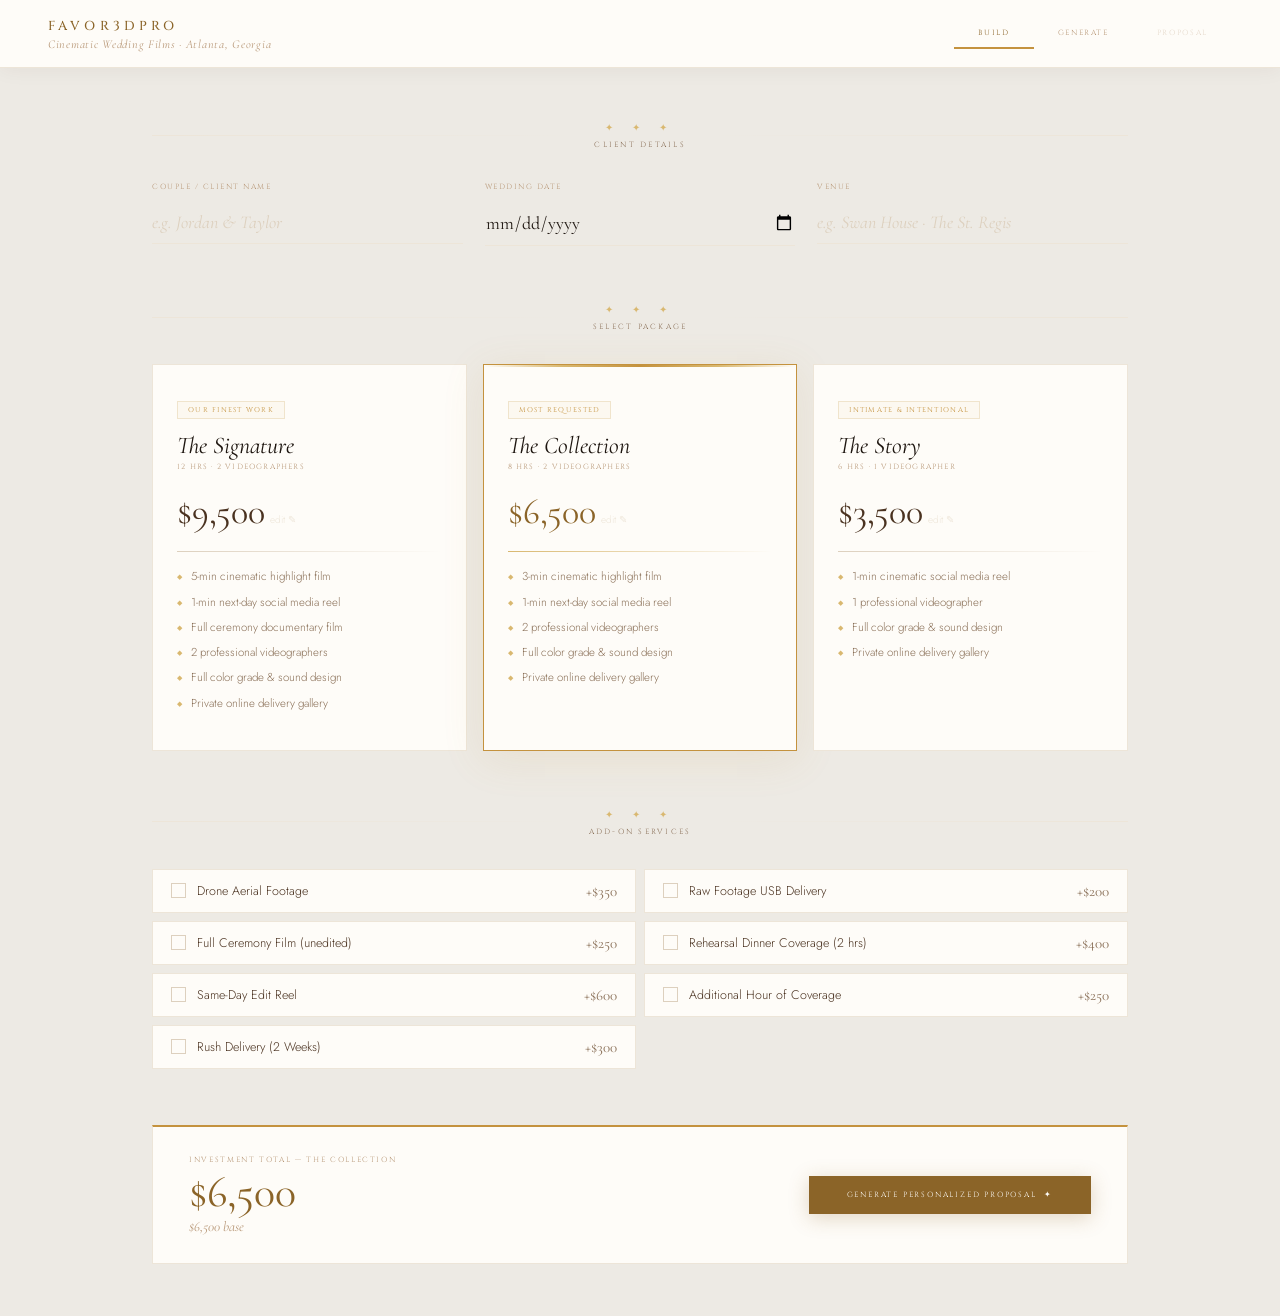
<file: favor3dpro-quote.html>
﻿<!DOCTYPE html>
<html lang="en">
<head>
<meta charset="UTF-8"/>
<meta name="viewport" content="width=device-width, initial-scale=1.0"/>
<title>favor3dpro — Wedding Film Proposal</title>
<link rel="preconnect" href="https://fonts.googleapis.com"/>
<link href="https://fonts.googleapis.com/css2?family=Cormorant+Garamond:ital,wght@0,300;0,400;0,500;0,600;1,300;1,400;1,500;1,600&family=Cinzel:wght@400;500&family=Great+Vibes&family=Jost:wght@200;300;400&family=Montserrat:wght@300;400;500&family=Pinyon+Script&family=Playfair+Display:ital,wght@0,400;0,500;0,600;1,400&display=swap" rel="stylesheet"/>
<link rel="stylesheet" href="style.css"/>
<link rel="stylesheet" href="proposal-gemini.css"/>
<style>
:root{
  --ivory:#FEFCF8;
  --warm-white:#FAF6EF;
  --cream:#F3EBE0;
  --blush:#E8D5C4;
  --gold:#C4923E;
  --gold-lt:#D9B870;
  --gold-dk:#8B6428;
  --gold-pale:#F0E4CC;
  --ink:#1E1610;
  --warm:#4A3220;
  --mid:#8A7058;
  --light:#B89878;
  --border:#DDD0BE;
  --border-lt:#EDE5D8;
  --sage:#7A8C70;
}
*{box-sizing:border-box;margin:0;padding:0;}
html,body{background:#EDEAE4;font-family:'Jost',sans-serif;color:var(--ink);}

/* ── NAV ── */
.nav{
  background:var(--ivory);
  border-bottom:1px solid var(--border-lt);
  height:68px;padding:0 48px;
  display:flex;justify-content:space-between;align-items:center;
  position:sticky;top:0;z-index:100;
  box-shadow:0 1px 20px rgba(60,40,20,.06);
}
.nav-logo{font-family:'Cinzel',serif;font-size:13px;font-weight:500;letter-spacing:.32em;color:var(--gold-dk);text-transform:uppercase;}
.nav-tag{font-family:'Cormorant Garamond',serif;font-size:12px;font-style:italic;color:var(--light);letter-spacing:.06em;margin-top:2px;}
.nav-tabs{display:flex;}
.ntab{padding:9px 24px;font-family:'Cinzel',serif;font-size:7.5px;letter-spacing:.22em;text-transform:uppercase;background:transparent;border:none;border-bottom:2px solid transparent;color:var(--light);cursor:pointer;transition:all .2s;}
.ntab.on{color:var(--gold-dk);border-bottom-color:var(--gold);}
.ntab:not(.on):hover{color:var(--gold);}
.tab{display:none;}.tab.active{display:block;}

/* ════════════════ BUILD ════════════════ */
.bwrap{max-width:1040px;margin:0 auto;padding:52px 32px;}
.sdiv{display:flex;align-items:center;gap:18px;margin-bottom:32px;}
.sdiv-line{flex:1;height:1px;background:linear-gradient(to right,var(--border-lt),transparent);}
.sdiv-line.r{background:linear-gradient(to left,var(--border-lt),transparent);}
.sdiv-mid{display:flex;flex-direction:column;align-items:center;gap:5px;}
.sdiv-orn{font-size:10px;letter-spacing:8px;color:var(--gold-lt);}
.sdiv-txt{font-family:'Cinzel',serif;font-size:7.5px;letter-spacing:.3em;text-transform:uppercase;color:var(--mid);}
.fields{display:grid;grid-template-columns:1fr 1fr 1fr;gap:22px;margin-bottom:56px;}
.flbl{font-family:'Cinzel',serif;font-size:7.5px;letter-spacing:.2em;text-transform:uppercase;color:var(--light);display:block;margin-bottom:9px;}
.finput{width:100%;background:transparent;border:none;border-bottom:1px solid var(--border-lt);padding:10px 0;font-family:'Cormorant Garamond',serif;font-size:18px;color:var(--ink);outline:none;transition:border-color .2s;}
.finput:focus{border-bottom-color:var(--gold);}
.finput::placeholder{color:var(--border);font-style:italic;}
.pkgs{display:grid;grid-template-columns:1fr 1fr 1fr;gap:16px;margin-bottom:56px;}
.pcard{background:var(--ivory);border:1px solid var(--border-lt);padding:30px 24px;cursor:pointer;position:relative;transition:all .25s;}
.pcard.sel{border-color:var(--gold);box-shadow:0 8px 40px rgba(196,146,62,.12);}
.pcard.sel::before{content:'';position:absolute;top:0;left:0;right:0;height:2px;background:linear-gradient(to right,transparent,var(--gold-lt),var(--gold),var(--gold-lt),transparent);}
.pcard:not(.sel):hover{box-shadow:0 4px 20px rgba(60,40,20,.07);}
.ptag{font-family:'Cinzel',serif;font-size:7px;letter-spacing:.18em;text-transform:uppercase;color:var(--gold);display:inline-block;border:1px solid var(--gold-pale);padding:3px 10px;margin-bottom:14px;background:rgba(217,184,112,.06);}
.pname{font-family:'Cormorant Garamond',serif;font-size:24px;font-style:italic;color:var(--ink);margin-bottom:3px;line-height:1.1;}
.psub{font-family:'Cinzel',serif;font-size:7.5px;letter-spacing:.16em;text-transform:uppercase;color:var(--light);margin-bottom:18px;}
.pprice{font-family:'Cormorant Garamond',serif;font-size:36px;font-weight:400;color:var(--warm);margin-bottom:18px;display:flex;align-items:baseline;gap:5px;cursor:text;}
.pcard.sel .pprice{color:var(--gold-dk);}
.pprice-hint{font-family:'Jost',sans-serif;font-size:10px;font-weight:300;color:var(--border-lt);}
.pprice-inp{background:transparent;border:none;border-bottom:1px solid var(--gold);font-family:'Cormorant Garamond',serif;font-size:36px;font-weight:400;color:var(--gold-dk);width:140px;outline:none;}
.pdiv2{height:1px;margin-bottom:16px;background:linear-gradient(to right,var(--border),transparent);}
.pcard.sel .pdiv2{background:linear-gradient(to right,var(--gold-lt),transparent);}
.pdel{font-family:'Jost',sans-serif;font-size:11.5px;font-weight:300;color:var(--mid);margin-bottom:8px;display:flex;gap:9px;line-height:1.5;}
.pdot{color:var(--gold-lt);font-size:7px;margin-top:4px;flex-shrink:0;}
.addons{display:grid;grid-template-columns:1fr 1fr;gap:8px;margin-bottom:56px;}
.arow{background:var(--ivory);border:1px solid var(--border-lt);padding:12px 18px;cursor:pointer;display:flex;justify-content:space-between;align-items:center;transition:all .15s;}
.arow.on{border-color:var(--gold-lt);background:rgba(217,184,112,.05);}
.arow-l{display:flex;align-items:center;gap:11px;}
.abox{width:15px;height:15px;border:1px solid var(--border);display:flex;align-items:center;justify-content:center;flex-shrink:0;transition:all .15s;}
.arow.on .abox{background:var(--gold);border-color:var(--gold);}
.achk{color:#fff;font-size:8px;font-weight:700;display:none;}
.arow.on .achk{display:block;}
.alabel{font-family:'Jost',sans-serif;font-size:12.5px;font-weight:300;color:var(--warm);}
.arow.on .alabel{color:var(--ink);font-weight:400;}
.aprice{font-family:'Cormorant Garamond',serif;font-size:15px;color:var(--mid);}
.arow.on .aprice{color:var(--gold-dk);}
.sumbar{background:var(--ivory);border:1px solid var(--border-lt);border-top:2px solid var(--gold);padding:28px 36px;display:flex;justify-content:space-between;align-items:center;}
.sum-eye{font-family:'Cinzel',serif;font-size:7.5px;letter-spacing:.22em;text-transform:uppercase;color:var(--light);margin-bottom:5px;}
.sum-amt{font-family:'Cormorant Garamond',serif;font-size:44px;font-weight:400;color:var(--gold-dk);line-height:1;}
.sum-break{font-family:'Cormorant Garamond',serif;font-size:14px;font-style:italic;color:var(--light);margin-top:4px;}
.sumbtn{padding:14px 38px;background:var(--gold-dk);color:var(--ivory);border:none;cursor:pointer;font-family:'Cinzel',serif;font-size:7.5px;letter-spacing:.24em;text-transform:uppercase;transition:all .2s;box-shadow:0 4px 20px rgba(139,100,40,.25);}
.sumbtn:hover{background:var(--gold);}

/* ════════════════ GENERATE ════════════════ */
.gen-outer{max-width:640px;margin:0 auto;padding:68px 28px;}
.gen-card{background:var(--ivory);border:1px solid var(--border-lt);padding:64px 56px;text-align:center;position:relative;overflow:hidden;}
.gen-card::before{content:'';position:absolute;top:-40px;right:-40px;width:180px;height:180px;border-radius:50%;background:radial-gradient(circle,rgba(196,146,62,.08),transparent 70%);}
.gen-orn{color:var(--gold-lt);font-size:13px;letter-spacing:9px;margin-bottom:18px;opacity:.7;}
.gen-title{font-family:'Cormorant Garamond',serif;font-size:34px;font-style:italic;color:var(--ink);margin-bottom:10px;}
.gen-sub{font-family:'Jost',sans-serif;font-size:13px;font-weight:300;color:var(--mid);line-height:1.85;margin-bottom:34px;}
.gen-btn{padding:14px 44px;background:var(--gold-dk);color:var(--ivory);border:none;cursor:pointer;font-family:'Cinzel',serif;font-size:7.5px;letter-spacing:.24em;text-transform:uppercase;transition:all .2s;}
.gen-btn:hover{background:var(--gold);}
.gen-btn:disabled{opacity:.4;cursor:not-allowed;}
.gen-spinner{display:inline-block;width:11px;height:11px;border:1.5px solid rgba(255,255,255,.5);border-top-color:#fff;border-radius:50%;animation:spin .8s linear infinite;margin-right:8px;vertical-align:middle;}
@keyframes spin{to{transform:rotate(360deg)}}
.skip-link{margin-top:16px;background:none;border:none;font-family:'Cormorant Garamond',serif;font-size:14px;font-style:italic;color:var(--light);cursor:pointer;text-decoration:underline;text-underline-offset:3px;}
.gen-error{font-family:'Cormorant Garamond',serif;font-size:13px;font-style:italic;color:#A06050;margin-bottom:16px;display:none;}
.pactions{display:flex;gap:12px;margin-top:24px;}
.btn-g{padding:11px 28px;background:transparent;color:var(--light);border:1px solid var(--border);cursor:pointer;font-family:'Cinzel',serif;font-size:7px;letter-spacing:.2em;text-transform:uppercase;}
.btn-gold{padding:11px 34px;background:var(--gold-dk);color:var(--ivory);border:none;cursor:pointer;font-family:'Cinzel',serif;font-size:7px;letter-spacing:.24em;text-transform:uppercase;box-shadow:0 4px 16px rgba(139,100,40,.22);}

</style>
</head>
<body>

<nav class="nav">
  <div>
    <div class="nav-logo">favor3dpro</div>
    <div class="nav-tag">Cinematic Wedding Films · Atlanta, Georgia</div>
  </div>
  <div class="nav-tabs">
    <button class="ntab on" onclick="goTab('build')">Build</button>
    <button class="ntab" onclick="goTab('generate')">Generate</button>
    <button class="ntab" id="qtb" style="opacity:.35;pointer-events:none" onclick="goTab('quote')">Proposal</button>
  </div>
</nav>

<!-- ══ BUILD ══ -->
<div id="build" class="tab active">
  <div class="bwrap">
    <div class="sdiv" style="margin-bottom:32px;"><div class="sdiv-line"></div><div class="sdiv-mid"><div class="sdiv-orn">✦ ✦ ✦</div><div class="sdiv-txt">Client Details</div></div><div class="sdiv-line r"></div></div>
    <div class="fields">
      <div><label class="flbl">Couple / Client Name</label><input class="finput" id="cN" type="text" placeholder="e.g. Jordan & Taylor" oninput="sy()"/></div>
      <div><label class="flbl">Wedding Date</label><input class="finput" id="cD" type="date" oninput="sy()"/></div>
      <div><label class="flbl">Venue</label><input class="finput" id="cV" type="text" placeholder="e.g. Swan House · The St. Regis" oninput="sy()"/></div>
    </div>
    <div class="sdiv"><div class="sdiv-line"></div><div class="sdiv-mid"><div class="sdiv-orn">✦ ✦ ✦</div><div class="sdiv-txt">Select Package</div></div><div class="sdiv-line r"></div></div>
    <div class="pkgs" id="pw"></div>
    <div class="sdiv"><div class="sdiv-line"></div><div class="sdiv-mid"><div class="sdiv-orn">✦ ✦ ✦</div><div class="sdiv-txt">Add-On Services</div></div><div class="sdiv-line r"></div></div>
    <div class="addons" id="aw"></div>
    <div class="sumbar">
      <div><div class="sum-eye" id="sl">Investment Total — The Signature</div><div class="sum-amt" id="st">$3,800</div><div class="sum-break" id="sb">$3,800 base</div></div>
      <button class="sumbtn" onclick="goTab('generate')">Generate Personalized Proposal &nbsp;✦</button>
    </div>
  </div>
</div>

<!-- ══ GENERATE ══ -->
<div id="generate" class="tab">
  <div class="gen-outer">
    <div class="gen-card">
      <div class="gen-orn">✦ &nbsp; ✦ &nbsp; ✦</div>
      <div class="gen-title">Craft Their Proposal</div>
      <div class="gen-sub" id="gd">Our AI will write a warm personal letter, cinematic film experience, and graceful closing — all in your brand voice, tailored to your couple.<br><br>Takes about 10 seconds.</div>
      <div class="gen-error" id="ge"></div>
      <button class="gen-btn" id="gb" onclick="gen()">✦ &nbsp; Compose Personalized Copy &nbsp; ✦</button>
      <div style="margin-top:16px;"><button class="skip-link" onclick="useDef()">Skip — use default copy</button></div>
    </div>
  </div>
</div>


<!-- ══ PROPOSAL — 2×2 Gemini grid ══ -->
<div id="quote" class="tab">
  <div class="q-outer">
    <div class="qdoc">
    <div class="proposal-grid">

      <section class="panel panel-cover">
        <div class="cover-photo" style="background-image:url('assets/photos/cover.png?v=34');"></div>
        <div class="cover-scrim"></div>
        <div class="cover-inner">
          <div class="logo-mark">
            <div class="logo-icon"></div>
            <div class="logo-name">favor3dpro</div>
          </div>
          <div class="cover-mid">
            <div class="cover-title-group">
              <div class="cover-eyebrow">Wedding Film</div>
              <span class="cover-proposal">Proposal</span>
            </div>
            <div class="cover-divider"></div>
            <div class="cover-tagline">A cinematic legacy<br>of your most<br>priceless moments</div>
          </div>
          <div class="cover-bottom">
            <div class="cover-prep">Prepared For</div>
            <div class="cover-names" id="p-names">Your Names</div>
            <div class="cover-date" id="p-date">Your Wedding Date</div>
          </div>
        </div>
      </section>

      <section class="panel panel-split panel-about">
        <div class="split-text cream panel-about-left">
          <div class="about-center">
            <div class="about-inner">
              <div class="sec-lbl-left"><span>About Us</span></div>
              <h2 class="about-headline">
                <span class="about-line">We don't just</span>
                <span class="about-line">capture moments.</span>
                <span class="about-accent">We preserve legacy.</span>
              </h2>
              <div class="about-head-rule"></div>
              <div class="about-body" id="p-about"></div>
            </div>
          </div>
          <div class="about-foot">
            <div class="logo-mark">
              <div class="logo-icon"></div>
              <div class="logo-name">favor3dpro</div>
            </div>
          </div>
        </div>
        <div class="split-photo"><img src="assets/photos/hands.png" alt=""/></div>
      </section>

      <section class="panel panel-packages">
        <div class="pkg-header">
          <div class="sec-lbl-center"><span>Our Packages</span></div>
          <h2 class="pkg-title">Choose the Experience</h2>
          <div class="pkg-sub">Three levels of timeless storytelling</div>
        </div>
        <div class="pkg-cols" id="p-pkgs"></div>
        <div class="pkg-foot">
          <p>Custom collections available upon request. Travel fees may apply for locations outside of Atlanta.</p>
        </div>
      </section>

      <section class="panel panel-split panel-testimonial">
        <div class="split-text dark testi-left">
          <div class="sec-lbl-left"><span>Kind Words</span></div>
          <div class="testi-body">
            <div class="testi-mark">&ldquo;</div>
            <p class="testi-quote" id="p-testi"></p>
            <div class="testi-attr" id="p-testi-attr"></div>
          </div>
          <div class="about-foot testi-foot">
            <div class="brand-logo">
              <div class="brand-logo-badge"><span class="brand-logo-f">F</span></div>
              <div class="brand-logo-name">Favor3d Productions</div>
              <div class="brand-logo-sub">Cinematic Films</div>
            </div>
          </div>
        </div>
        <div class="split-photo"><img src="assets/photos/testimonial.png" alt=""/></div>
      </section>

    </div>
    </div>

    <div class="pactions">
      <button class="btn-g" onclick="goTab('build')">← Edit</button>
      <button class="btn-g" onclick="goTab('generate')">↺ Regenerate</button>
      <button class="btn-gold" onclick="window.print()">Save as PDF ✦</button>
    </div>
  </div>
</div>


<script>
const P=[
  {id:"sig",name:"The Signature",tag:"Our Finest Work",h:12,sh:2,pr:3800,
   desc:"Our most immersive offering. Twelve hours of dual-camera coverage — from the quiet anticipation of getting ready to your final dance — crafted into a cinematic heirloom treasured for generations.",
   dels:["5-min cinematic highlight film","1-min next-day social media reel","Full ceremony documentary film","2 professional videographers","Full color grade & sound design","Private online delivery gallery"],
   turn:"6–8 weeks"},
  {id:"col",name:"The Collection",tag:"Most Requested",h:8,sh:2,pr:2600,
   desc:"Two perspectives, one love story. Eight hours of dual-camera artistry capturing every sacred exchange, joyful celebration, and tender glance — a film you'll return to for a lifetime.",
   dels:["3-min cinematic highlight film","1-min next-day social media reel","2 professional videographers","Full color grade & sound design","Private online delivery gallery"],
   turn:"6–8 weeks"},
  {id:"sto",name:"The Story",tag:"Intimate & Intentional",h:6,sh:1,pr:1500,
   desc:"Intimate and intentional. A dedicated filmmaker devoted entirely to your day — present, unobtrusive, and devoted to preserving the quiet moments that make your story beautifully yours.",
   dels:["1-min cinematic social media reel","1 professional videographer","Full color grade & sound design","Private online delivery gallery"],
   turn:"4–6 weeks"}
];
const A=[
  {id:"dr",l:"Drone Aerial Footage",p:350},{id:"rw",l:"Raw Footage USB Delivery",p:200},
  {id:"cf",l:"Full Ceremony Film (unedited)",p:250},{id:"rh",l:"Rehearsal Dinner Coverage (2 hrs)",p:400},
  {id:"sd",l:"Same-Day Edit Reel",p:600},{id:"eh",l:"Additional Hour of Coverage",p:250},
  {id:"ru",l:"Rush Delivery (2 Weeks)",p:300}
];
const T=[
  {t:"Our wedding film is a timeless masterpiece. Every time we watch it, we are transported back to the most beautiful day of our lives.",c:"Amara & James · October 2024"},
  {t:"We had no idea what we were getting until we pressed play. favor3dpro didn't just film our wedding — they told our love story in a way we never could have imagined.",c:"Priya & Marcus · June 2024"},
  {t:"Every person who has seen our film asked who our videographer was. It genuinely feels like a movie. Worth every penny and then some.",c:"Lauren & DeShawn · April 2025"}
];
let sp="col",sa=[],pr={sig:9500,col:6500,sto:3500};
const ti=T[Math.floor(Math.random()*T.length)];
const f=n=>"$"+Number(n).toLocaleString("en-US");
const fd=s=>s?new Date(s+"T00:00:00").toLocaleDateString("en-US",{month:"long",day:"numeric",year:"numeric"}):"";
const ex=()=>{const d=new Date();d.setDate(d.getDate()+7);return d.toLocaleDateString("en-US",{month:"long",day:"numeric",year:"numeric"});};
const at=()=>sa.reduce((s,id)=>{const a=A.find(x=>x.id===id);return s+(a?a.p:0);},0);
function rPkgs(){document.getElementById("pw").innerHTML=P.map(p=>`<div class="pcard${sp===p.id?" sel":""}" onclick="pp('${p.id}')"><div class="ptag">${p.tag}</div><div class="pname">${p.name}</div><div class="psub">${p.h} hrs · ${p.sh===1?"1 Videographer":"2 Videographers"}</div><div class="pprice" id="pr-${p.id}" onclick="ep(event,'${p.id}')">${f(pr[p.id])}<span class="pprice-hint"> edit ✎</span></div><div class="pdiv2"></div>${p.dels.map(d=>`<div class="pdel"><span class="pdot">◆</span>${d}</div>`).join("")}</div>`).join("");}
function rAO(){document.getElementById("aw").innerHTML=A.map(a=>`<div class="arow${sa.includes(a.id)?" on":""}" onclick="ta('${a.id}')"><div class="arow-l"><div class="abox"><span class="achk">✓</span></div><span class="alabel">${a.l}</span></div><span class="aprice">+${f(a.p)}</span></div>`).join("");}
function pp(id){sp=id;rPkgs();sy();}
function ta(id){sa=sa.includes(id)?sa.filter(x=>x!==id):[...sa,id];rAO();sy();}
function ep(e,id){e.stopPropagation();document.getElementById("pr-"+id).innerHTML=`$<input id="pi-${id}" class="pprice-inp" value="${pr[id]}" onblur="cp('${id}')" onkeydown="if(event.key==='Enter')cp('${id}')"/>`;setTimeout(()=>{const i=document.getElementById("pi-"+id);if(i){i.focus();i.select();}},10);}
function cp(id){const i=document.getElementById("pi-"+id);if(i){const v=parseInt(i.value.replace(/\D/g,""),10);if(!isNaN(v)&&v>0)pr[id]=v;}rPkgs();sy();}
function sy(){
  const p=P.find(x=>x.id===sp),ao=at(),tot=pr[sp]+ao;
  document.getElementById("sl").textContent="Investment Total — "+p.name;
  document.getElementById("st").textContent=f(tot);
  document.getElementById("sb").textContent=f(pr[sp])+" base"+(sa.length>0?" + "+f(ao)+" in additions":"");
  const nm=document.getElementById("cN").value,vn=document.getElementById("cV").value,dt=document.getElementById("cD").value;
  let d="Our AI will compose a personalized opening letter, cinematic film experience, and elegant closing for ";
  d+=(nm?`<strong>${nm}</strong>`:"your couple");
  if(vn)d+=`, celebrating at <strong>${vn}</strong>`;
  if(dt)d+=` on <strong>${fd(dt)}</strong>`;
  d+=".<br><br>Takes about 10 seconds.";
  document.getElementById("gd").innerHTML=d;
}
function goTab(id){
  document.querySelectorAll(".tab").forEach(t=>t.classList.remove("active"));
  document.getElementById(id).classList.add("active");
  document.querySelectorAll(".ntab").forEach((b,i)=>{b.classList.remove("on");if((i===0&&id==="build")||(i===1&&id==="generate")||(i===2&&id==="quote"))b.classList.add("on");});
  if(id==="quote"){const q=document.getElementById("qtb");q.style.opacity="1";q.style.pointerEvents="auto";rQ();}
}
function dc(){
  const nm=document.getElementById("cN").value||"Dearest Couple",vn=document.getElementById("cV").value;
  return{
    sal:`Dear ${nm},`,
    opening:`Thank you for considering favor3dpro to document one of the most meaningful days of your lives. Your wedding is not simply an event — it is a living collection of fleeting moments, whispered vows, and joyful tears that deserve to be preserved with artistry and reverence.\n\nWe are honored to present this proposal, crafted with deep care for your celebration.`,
    exp:`From the moment we arrive${vn?" at "+vn:""}, we become quiet witnesses to your love story — present enough to capture everything, invisible enough that you forget we are there. We do not direct your story. We honor it, exactly as it unfolds.\n\nWhen your film arrives, you will not simply watch footage. You will feel the hush before your first look, the warmth of every embrace, the thunder of laughter filling the room. Every frame, every musical note, every color grade is chosen with one intention: to give you something you will return to for the rest of your lives.`,
    closing:`We would be profoundly honored to tell your story and craft a film that becomes part of your family's legacy for generations to come.\n\nWhen you are ready to reserve your date, a signed agreement and retainer will secure our services exclusively for your celebration.`
  };
}
function useDef(){window._c=dc();goTab("quote");}
async function gen(){
  const btn=document.getElementById("gb"),err=document.getElementById("ge");
  err.style.display="none";btn.disabled=true;
  btn.innerHTML='<span class="gen-spinner"></span>Composing your proposal...';
  const nm=document.getElementById("cN").value||"our couple";
  const dt=fd(document.getElementById("cD").value)||"their wedding day";
  const vn=document.getElementById("cV").value||"their chosen venue";
  const p=P.find(x=>x.id===sp),ao=at(),tot=pr[sp]+ao;
  const al=sa.map(id=>A.find(a=>a.id===id)?.l).filter(Boolean).join(", ")||"none";
  const prompt=`You are a luxury wedding film copywriter for "favor3dpro Wedding Films," an Atlanta-based cinematic wedding studio. Tone: romantic, warm, literary, ornate. Never clinical or transactional.

Couple: ${nm}. Date: ${dt}. Venue: ${vn}.
Package: ${p.name} — ${p.h} hrs, ${p.sh===1?"1 videographer":"2 videographers"}, includes: ${p.dels.join(", ")}. Turnaround: ${p.turn}. Add-ons: ${al}. Total: ${f(tot)}.

Return ONLY valid JSON (no markdown, no backticks):
{"sal":"Warm elegant salutation to ${nm}","opening":"2 sentences of a warm personal letter body. Reference their venue and date naturally. No salutation.","exp":"Two short paragraphs separated by \n\n. Cinematic, heirloom language. 2–3 sentences each.","closing":"2 elegant sentences inviting them to reserve their date."}`;
  try{
    const res=await fetch("https://api.anthropic.com/v1/messages",{method:"POST",headers:{"Content-Type":"application/json"},body:JSON.stringify({model:"claude-sonnet-4-20250514",max_tokens:800,messages:[{role:"user",content:prompt}]})});
    const data=await res.json();
    const raw=data.content?.find(b=>b.type==="text")?.text||"";
    window._c=JSON.parse(raw.replace(/```json|```/g,"").trim());
    goTab("quote");
  }catch(e){
    err.textContent="Couldn't reach AI — showing elegant default copy.";
    err.style.display="block";
    window._c=dc();
    goTab("quote");
  }finally{
    btn.disabled=false;
    btn.innerHTML='✦ &nbsp; Compose Personalized Copy &nbsp; ✦';
  }
}
const fmtTestiDate=d=>{if(!d)return"";return new Date(d+"T00:00:00").toLocaleDateString("en-US",{month:"long",year:"numeric"}).toUpperCase();};
const GICONS={
  clock:'<svg viewBox="0 0 24 24"><circle cx="12" cy="12" r="9"/><path d="M12 7v5l3 2"/></svg>',
  film:'<svg viewBox="0 0 24 24"><rect x="3" y="5" width="18" height="14" rx="1"/><path d="M7 5v14M17 5v14"/></svg>',
  cam:'<svg viewBox="0 0 24 24"><path d="M4 8h4l2-3h4l2 3h4v11H4z"/><circle cx="12" cy="13" r="3"/></svg>',
  play:'<svg viewBox="0 0 24 24"><polygon points="8,5 19,12 8,19"/></svg>',
  box:'<svg viewBox="0 0 24 24"><path d="M4 8l8-4 8 4v8l-8 4-8-4z"/><path d="M12 4v16M4 8l8 4 8-4"/></svg>',
  drone:'<svg viewBox="0 0 24 24"><path d="M12 2v4M12 18v4M2 12h4M18 12h4"/><circle cx="12" cy="12" r="3"/></svg>'
};
const GICN=["clock","film","box","cam","play","drone"];
const GPKGS=[
  {id:"sto",label:"The Essential",desc:"Perfect for intimate celebrations",featured:false,
   feats:["3 Hours Coverage","1 Cinematic Videographer","3–5 Min Highlight Film","Private Online Gallery","4 Weeks Delivery"]},
  {id:"col",label:"The Signature",desc:"Our most loved collection",featured:true,
   feats:["6 Hours Coverage","2 Cinematic Videographers","7–10 Min Highlight Film","10 Min Ceremony Film","Same-Day Edit","6 Weeks Delivery"]},
  {id:"sig",label:"The Legacy",desc:"The ultimate storytelling experience",featured:false,
   feats:["10 Hours Coverage","2 Senior Cinematic Videographers","10–15 Min Highlight Film","Full Ceremony + Reception Film","Drone Footage","Custom Vinyl USB Keepsake","8 Weeks Delivery"]}
];
function rGPkgs(selected){
  document.getElementById("p-pkgs").innerHTML=GPKGS.map(g=>`
    <div class="pkg-col${g.featured?" featured":""}${selected===g.id?" selected":""}">
      ${g.featured?'<div class="pkg-banner">Most Popular</div>':""}
      <div class="pkg-col-name">${g.label}</div>
      <div class="pkg-col-desc">${g.desc}</div>
      <div class="pkg-feats">${g.feats.map((t,i)=>`<div class="pkg-feat">${GICONS[GICN[i%GICN.length]]}<span>${t}</span></div>`).join("")}</div>
      <div class="pkg-price-wrap">
        <div class="pkg-price-lbl">Investment</div>
        <div class="pkg-price">${f(pr[g.id])}</div>
      </div>
    </div>`).join("");
}
function rQ(){
  const nm=document.getElementById("cN").value||"Your Names";
  const dt=document.getElementById("cD").value;
  const vn=document.getElementById("cV").value;
  const c=window._c||dc();

  document.getElementById("p-names").textContent=nm;
  document.getElementById("p-date").textContent=(dt?fd(dt):"June 18, 2025").toUpperCase();

  const about=[c.opening,c.exp].filter(Boolean).join("\n\n");
  document.getElementById("p-about").innerHTML=about.split("\n\n").map(t=>`<p>${t}</p>`).join("");

  rGPkgs(sp);

  document.getElementById("p-testi").textContent=ti.t;
  const names=(nm||"Your Names").toUpperCase();
  const venue=vn?vn.toUpperCase():"";
  const dateStr=fmtTestiDate(dt);
  const detail=[venue,dateStr].filter(Boolean).join(" | ");
  document.getElementById("p-testi-attr").innerHTML=`<span class="name">- ${names}</span><span class="detail">${detail}</span>`;
}
rPkgs();rAO();sy();
</script>
</body>
</html>
</file>
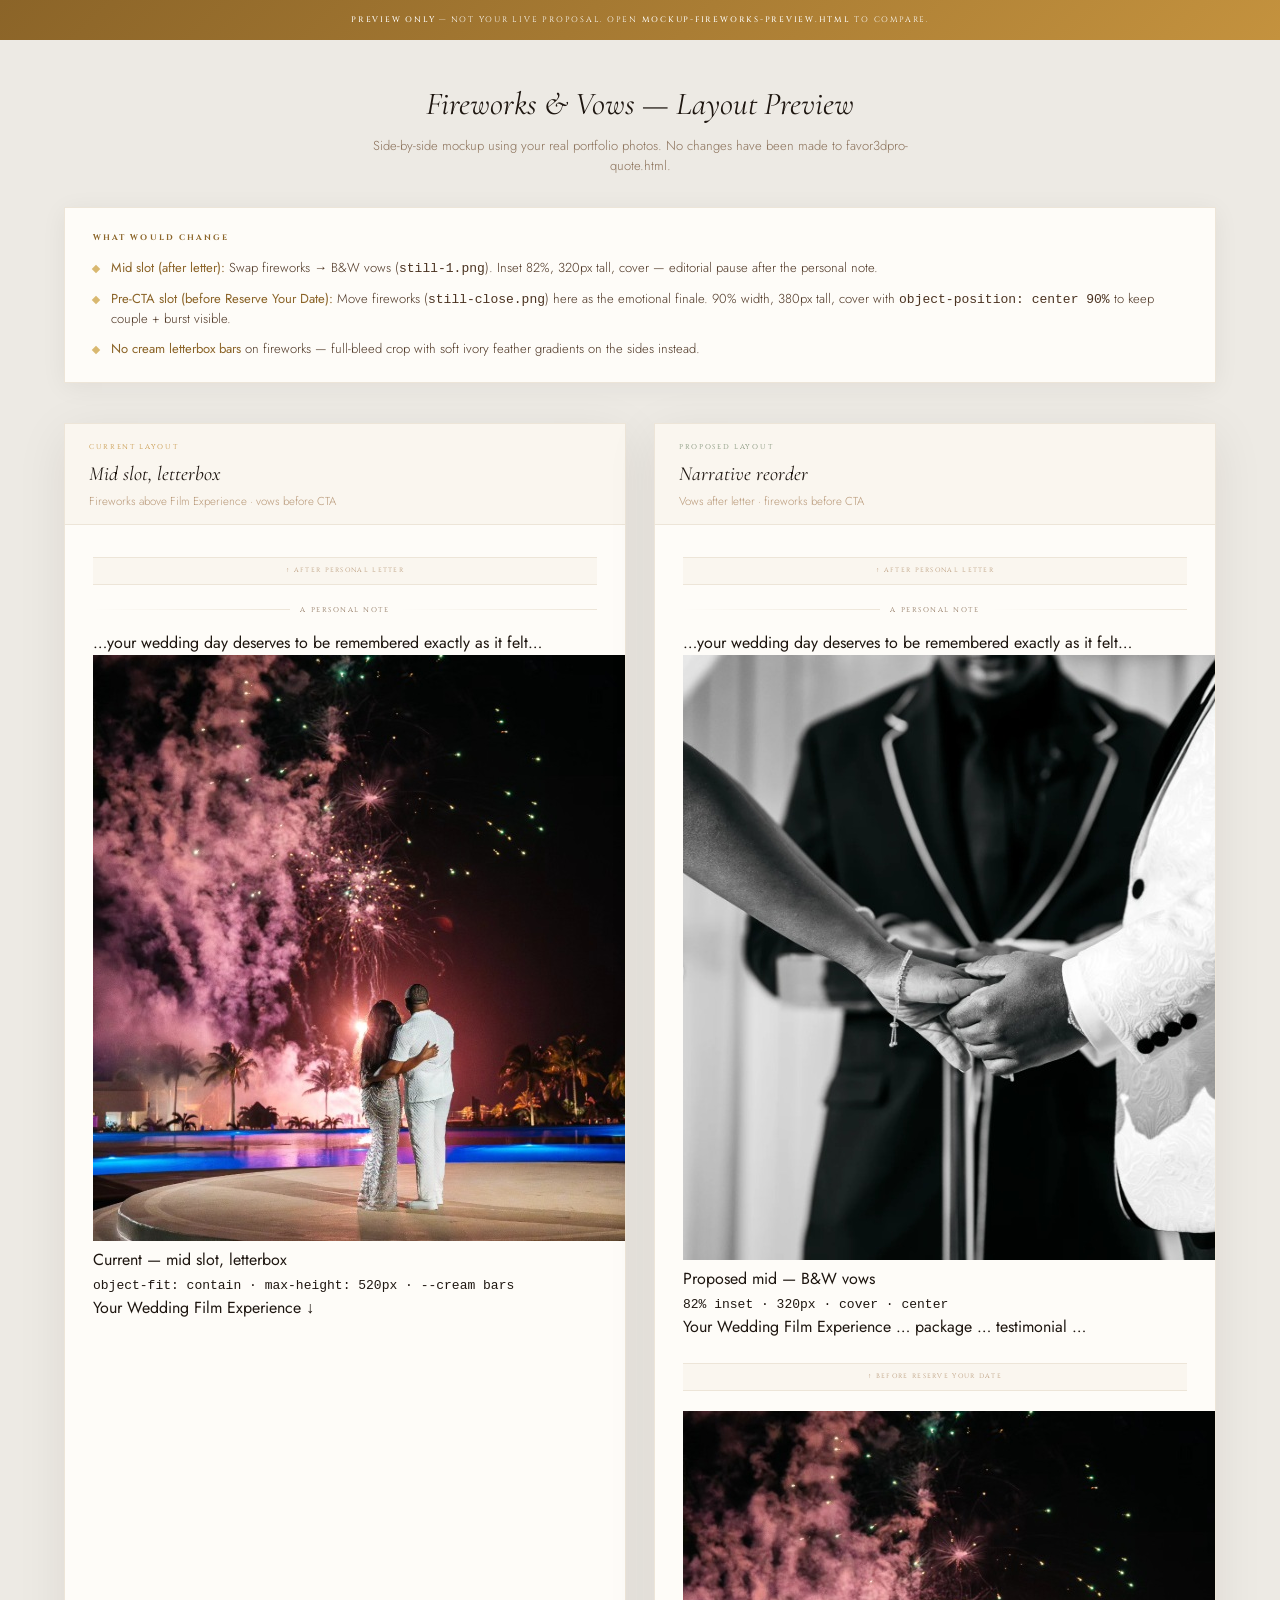
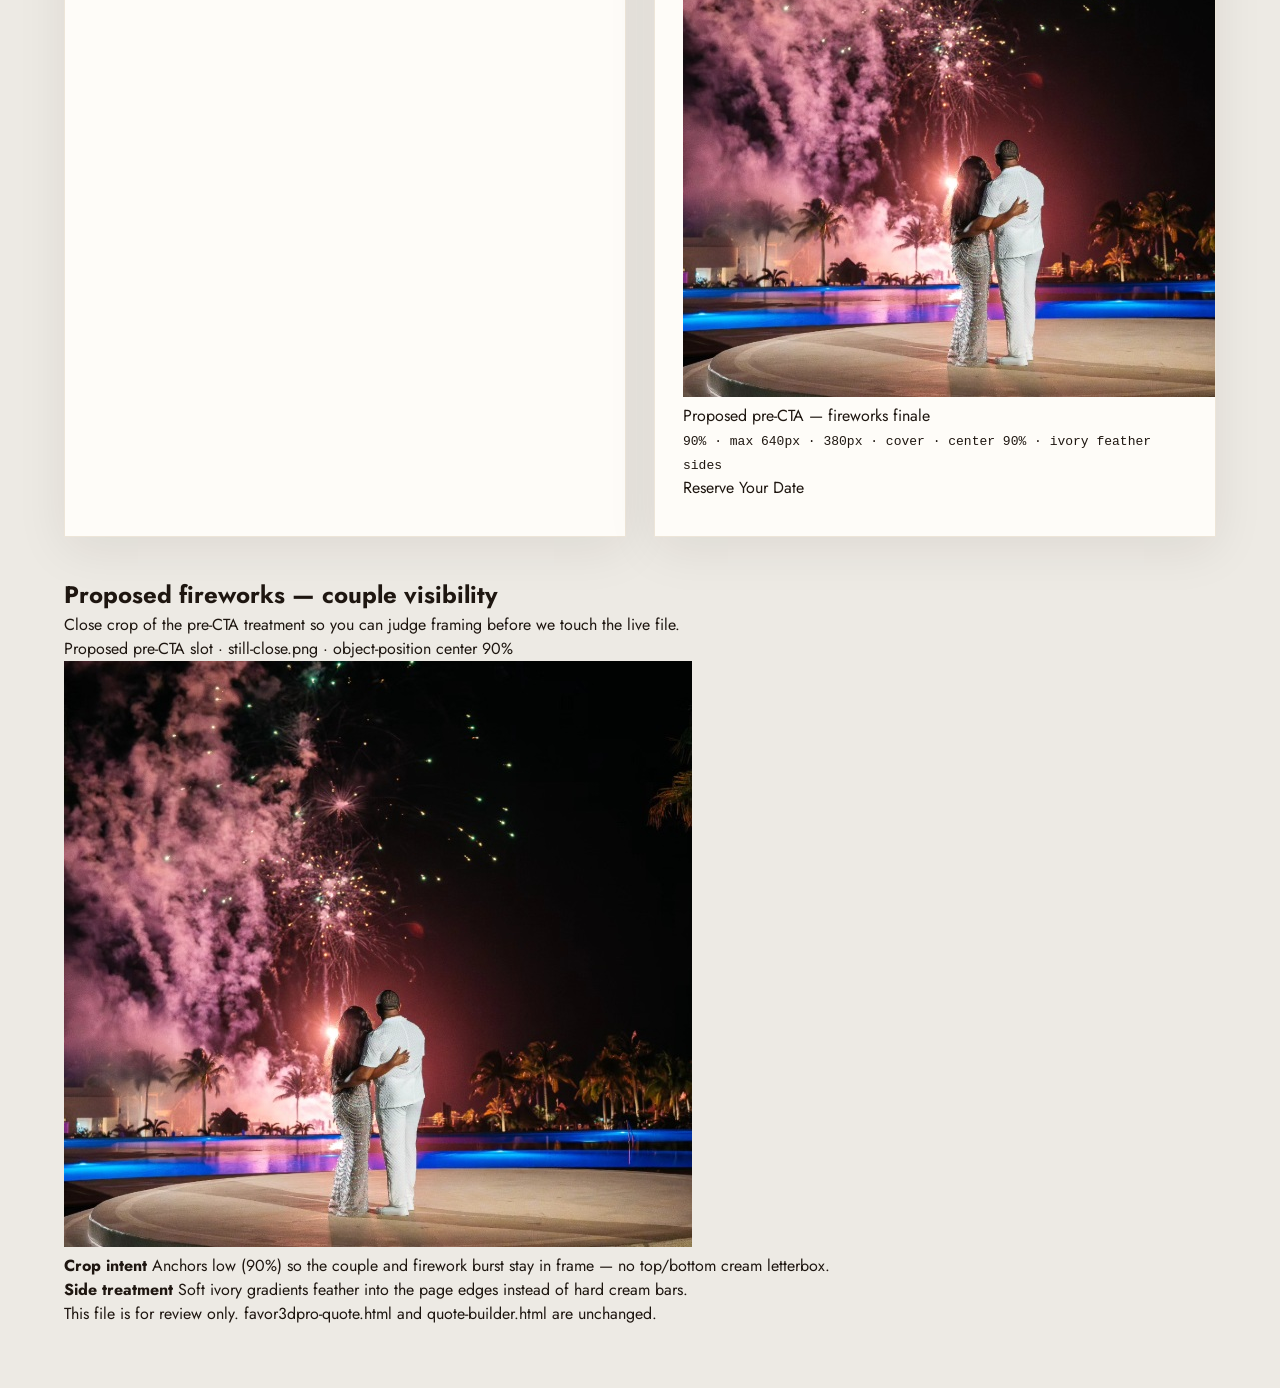
<file: mockup-fireworks-preview.html>
<!DOCTYPE html>
<html lang="en">
<head>
<meta charset="UTF-8"/>
<meta name="viewport" content="width=device-width, initial-scale=1.0"/>
<title>Fireworks Treatment Preview — favor3dpro</title>
<link rel="preconnect" href="https://fonts.googleapis.com"/>
<link href="https://fonts.googleapis.com/css2?family=Cormorant+Garamond:ital,wght@0,300;0,400;0,500;1,300;1,400&family=Cinzel:wght@400;500&family=Jost:wght@200;300;400&display=swap" rel="stylesheet"/>
<style>
:root{
  --ivory:#FEFCF8;
  --warm-white:#FAF6EF;
  --cream:#F3EBE0;
  --gold:#C4923E;
  --gold-lt:#D9B870;
  --gold-dk:#8B6428;
  --ink:#1E1610;
  --warm:#4A3220;
  --mid:#8A7058;
  --light:#B89878;
  --border:#DDD0BE;
  --border-lt:#EDE5D8;
}
*{box-sizing:border-box;margin:0;padding:0;}
html,body{
  background:#EDEAE4;
  font-family:'Jost',sans-serif;
  color:var(--ink);
  line-height:1.5;
}

/* ── Banner ── */
.preview-banner{
  background:linear-gradient(135deg,var(--gold-dk),var(--gold));
  color:var(--ivory);
  text-align:center;
  padding:14px 24px;
  font-family:'Cinzel',serif;
  font-size:8px;
  letter-spacing:.22em;
  text-transform:uppercase;
}
.preview-banner strong{font-weight:500;}

/* ── Page shell ── */
.page{max-width:1200px;margin:0 auto;padding:40px 24px 64px;}
.page-title{
  text-align:center;
  margin-bottom:12px;
}
.page-title h1{
  font-family:'Cormorant Garamond',serif;
  font-size:32px;
  font-weight:400;
  font-style:italic;
  color:var(--ink);
  margin-bottom:8px;
}
.page-title p{
  font-size:13px;
  font-weight:300;
  color:var(--mid);
  max-width:560px;
  margin:0 auto;
}

/* ── Legend ── */
.legend{
  background:var(--ivory);
  border:1px solid var(--border-lt);
  padding:24px 28px;
  margin:32px 0 40px;
  box-shadow:0 4px 24px rgba(40,24,8,.06);
}
.legend h2{
  font-family:'Cinzel',serif;
  font-size:8px;
  letter-spacing:.26em;
  text-transform:uppercase;
  color:var(--gold-dk);
  margin-bottom:14px;
}
.legend ul{
  list-style:none;
  display:grid;
  gap:10px;
}
.legend li{
  font-size:13px;
  font-weight:300;
  color:var(--warm);
  padding-left:18px;
  position:relative;
}
.legend li::before{
  content:'';
  position:absolute;
  left:0;
  top:8px;
  width:6px;
  height:6px;
  background:var(--gold-lt);
  transform:rotate(45deg);
}
.legend li em{font-style:normal;color:var(--gold-dk);font-weight:400;}

/* ── Comparison grid ── */
.compare{
  display:grid;
  grid-template-columns:1fr 1fr;
  gap:28px;
  margin-bottom:40px;
}
@media(max-width:860px){
  .compare{grid-template-columns:1fr;}
}

.panel{
  background:var(--ivory);
  border:1px solid var(--border-lt);
  box-shadow:0 12px 48px rgba(40,24,8,.08);
  overflow:hidden;
}
.panel-head{
  padding:18px 24px 14px;
  border-bottom:1px solid var(--border-lt);
  background:var(--warm-white);
}
.panel-tag{
  font-family:'Cinzel',serif;
  font-size:7px;
  letter-spacing:.24em;
  text-transform:uppercase;
  color:var(--gold);
  margin-bottom:6px;
}
.panel-tag.proposed{color:var(--sage, #7A8C70);}
.panel-head h3{
  font-family:'Cormorant Garamond',serif;
  font-size:20px;
  font-style:italic;
  font-weight:400;
  color:var(--ink);
}
.panel-head p{
  font-size:11.5px;
  font-weight:300;
  color:var(--light);
  margin-top:4px;
}

/* Simulated proposal doc slice */
.doc-slice{
  padding:32px 28px 36px;
  background:var(--ivory);
}
.doc-context{
  font-family:'Cinzel',serif;
  font-size:6.5px;
  letter-spacing:.2em;
  text-transform:uppercase;
  color:var(--light);
  text-align:center;
  margin-bottom:20px;
  padding:8px 0;
  border-top:1px solid var(--border-lt);
  border-bottom:1px solid var(--border-lt);
  background:var(--warm-white);
}
.doc-label{
  font-family:'Cinzel',serif;
  font-size:7px;
  letter-spacing:.22em;
  text-transform:uppercase;
  color:var(--mid);
  display:flex;
  align-items:center;
  gap:10px;
  margin-bottom:16px;
}
.doc-label::before,
.doc-label::after{
  content:'';
  flex:1;
  height:1px;
  background:linear-gradient(to right,transparent,var(--border-lt));
}
.doc-label::after{background:linear-gradient(to left,transparent,var(--border-lt);}
.doc-label span{white-space:nowrap;}
.letter-snippet{
  font-family:'Cormorant Garamond',serif;
  font-size:14px;
  font-style:italic;
  font-weight:300;
  color:var(--warm);
  line-height:1.8;
  margin-bottom:28px;
  padding:0 8px;
  opacity:.85;
}

/* ── CURRENT: mid slot fireworks (letterbox) ── */
.current-mid{
  width:85%;
  max-width:580px;
  margin:0 auto 24px;
  aspect-ratio:628/586;
  max-height:520px;
  overflow:hidden;
  position:relative;
  background:var(--cream);
  line-height:0;
}
.current-mid>img{
  display:block;
  width:100%;
  height:100%;
  object-fit:contain;
  object-position:center center;
}
.slot-caption{
  text-align:center;
  font-size:11px;
  font-weight:300;
  color:var(--light);
  font-style:italic;
  margin-bottom:20px;
}
.slot-caption code{
  font-family:'Jost',sans-serif;
  font-size:10px;
  font-style:normal;
  background:var(--cream);
  padding:2px 6px;
  color:var(--mid);
}
.film-placeholder{
  text-align:center;
  padding:16px;
  border:1px dashed var(--border);
  font-family:'Cinzel',serif;
  font-size:7px;
  letter-spacing:.18em;
  text-transform:uppercase;
  color:var(--light);
  margin-top:8px;
}

/* ── PROPOSED: mid vows + close fireworks ── */
.proposed-mid{
  width:82%;
  max-width:640px;
  height:320px;
  margin:0 auto 8px;
  overflow:hidden;
  position:relative;
  background:var(--cream);
  line-height:0;
}
.proposed-mid>img{
  display:block;
  width:100%;
  height:100%;
  object-fit:cover;
  object-position:center center;
}

.proposed-close-wrap{
  margin:28px auto 8px;
  position:relative;
}
.proposed-close{
  width:90%;
  max-width:640px;
  height:380px;
  margin:0 auto;
  overflow:hidden;
  position:relative;
  line-height:0;
  /* NO letterbox — image fills frame; side feather via pseudo */
}
.proposed-close::before,
.proposed-close::after{
  content:'';
  position:absolute;
  top:0;
  bottom:0;
  width:18%;
  z-index:2;
  pointer-events:none;
}
.proposed-close::before{
  left:0;
  background:linear-gradient(to right,var(--ivory) 0%,rgba(254,252,248,.6) 40%,transparent 100%);
}
.proposed-close::after{
  right:0;
  background:linear-gradient(to left,var(--ivory) 0%,rgba(254,252,248,.6) 40%,transparent 100%);
}
.proposed-close>img{
  display:block;
  width:100%;
  height:100%;
  object-fit:cover;
  object-position:center 90%;
}
.cta-placeholder{
  text-align:center;
  padding:20px 16px;
  margin-top:20px;
  border:1px solid var(--border-lt);
  background:var(--warm-white);
}
.cta-placeholder span{
  font-family:'Cinzel',serif;
  font-size:7px;
  letter-spacing:.22em;
  text-transform:uppercase;
  color:var(--gold-dk);
}

/* ── Third panel: fireworks close crop detail ── */
.detail-section{margin-top:8px;}
.detail-section h2{
  font-family:'Cormorant Garamond',serif;
  font-size:22px;
  font-style:italic;
  text-align:center;
  margin-bottom:8px;
  color:var(--ink);
}
.detail-section>p{
  text-align:center;
  font-size:12px;
  font-weight:300;
  color:var(--mid);
  margin-bottom:24px;
}
.detail-panel{
  max-width:720px;
  margin:0 auto;
  background:var(--ivory);
  border:1px solid var(--border-lt);
  box-shadow:0 8px 32px rgba(40,24,8,.07);
  overflow:hidden;
}
.detail-head{
  padding:14px 20px;
  background:var(--warm-white);
  border-bottom:1px solid var(--border-lt);
  font-family:'Cinzel',serif;
  font-size:7px;
  letter-spacing:.2em;
  text-transform:uppercase;
  color:var(--mid);
}
.detail-body{padding:24px 20px 28px;}
.detail-close{
  width:100%;
  max-width:640px;
  height:380px;
  margin:0 auto;
  overflow:hidden;
  position:relative;
}
.detail-close::before,
.detail-close::after{
  content:'';
  position:absolute;
  top:0;
  bottom:0;
  width:14%;
  z-index:2;
  pointer-events:none;
}
.detail-close::before{
  left:0;
  background:linear-gradient(to right,var(--ivory),transparent);
}
.detail-close::after{
  right:0;
  background:linear-gradient(to left,var(--ivory),transparent);
}
.detail-close>img{
  display:block;
  width:100%;
  height:100%;
  object-fit:cover;
  object-position:center 90%;
}
.detail-notes{
  display:grid;
  grid-template-columns:1fr 1fr;
  gap:12px;
  margin-top:20px;
  padding-top:16px;
  border-top:1px solid var(--border-lt);
}
@media(max-width:560px){
  .detail-notes{grid-template-columns:1fr;}
}
.detail-note{
  font-size:11px;
  font-weight:300;
  color:var(--warm);
  padding:10px 12px;
  background:var(--warm-white);
  border-left:2px solid var(--gold-lt);
}
.detail-note strong{
  display:block;
  font-family:'Cinzel',serif;
  font-size:6.5px;
  letter-spacing:.16em;
  text-transform:uppercase;
  color:var(--gold-dk);
  margin-bottom:4px;
  font-weight:500;
}

.footer-note{
  text-align:center;
  margin-top:48px;
  padding-top:24px;
  border-top:1px solid var(--border-lt);
  font-size:12px;
  font-weight:300;
  color:var(--light);
  font-style:italic;
}
</style>
</head>
<body>

<div class="preview-banner">
  <strong>Preview only</strong> — not your live proposal. Open <strong>mockup-fireworks-preview.html</strong> to compare.
</div>

<div class="page">
  <div class="page-title">
    <h1>Fireworks &amp; Vows — Layout Preview</h1>
    <p>Side-by-side mockup using your real portfolio photos. No changes have been made to favor3dpro-quote.html.</p>
  </div>

  <div class="legend">
    <h2>What would change</h2>
    <ul>
      <li><em>Mid slot (after letter):</em> Swap fireworks → B&amp;W vows (<code>still-1.png</code>). Inset 82%, 320px tall, cover — editorial pause after the personal note.</li>
      <li><em>Pre-CTA slot (before Reserve Your Date):</em> Move fireworks (<code>still-close.png</code>) here as the emotional finale. 90% width, 380px tall, cover with <code>object-position: center 90%</code> to keep couple + burst visible.</li>
      <li><em>No cream letterbox bars</em> on fireworks — full-bleed crop with soft ivory feather gradients on the sides instead.</li>
    </ul>
  </div>

  <div class="compare">
    <!-- CURRENT -->
    <div class="panel">
      <div class="panel-head">
        <div class="panel-tag">Current layout</div>
        <h3>Mid slot, letterbox</h3>
        <p>Fireworks above Film Experience · vows before CTA</p>
      </div>
      <div class="doc-slice">
        <div class="doc-context">↑ After personal letter</div>
        <div class="doc-label"><span>A Personal Note</span></div>
        <div class="letter-snippet">…your wedding day deserves to be remembered exactly as it felt…</div>

        <div class="current-mid">
          <img src="assets/photos/still-close.png" alt="Current mid slot — fireworks with letterbox"/>
        </div>
        <p class="slot-caption">Current — mid slot, letterbox<br/><code>object-fit: contain · max-height: 520px · --cream bars</code></p>

        <div class="film-placeholder">Your Wedding Film Experience ↓</div>
      </div>
    </div>

    <!-- PROPOSED -->
    <div class="panel">
      <div class="panel-head">
        <div class="panel-tag proposed">Proposed layout</div>
        <h3>Narrative reorder</h3>
        <p>Vows after letter · fireworks before CTA</p>
      </div>
      <div class="doc-slice">
        <div class="doc-context">↑ After personal letter</div>
        <div class="doc-label"><span>A Personal Note</span></div>
        <div class="letter-snippet">…your wedding day deserves to be remembered exactly as it felt…</div>

        <div class="proposed-mid">
          <img src="assets/photos/still-1.png" alt="Proposed mid slot — B&amp;W vows"/>
        </div>
        <p class="slot-caption">Proposed mid — B&amp;W vows<br/><code>82% inset · 320px · cover · center</code></p>

        <div class="film-placeholder" style="margin-bottom:24px;">Your Wedding Film Experience … package … testimonial …</div>

        <div class="doc-context">↑ Before Reserve Your Date</div>
        <div class="proposed-close-wrap">
          <div class="proposed-close">
            <img src="assets/photos/still-close.png" alt="Proposed pre-CTA — fireworks full bleed"/>
          </div>
        </div>
        <p class="slot-caption">Proposed pre-CTA — fireworks finale<br/><code>90% · max 640px · 380px · cover · center 90% · ivory feather sides</code></p>

        <div class="cta-placeholder"><span>Reserve Your Date</span></div>
      </div>
    </div>
  </div>

  <!-- Third panel: fireworks close crop -->
  <div class="detail-section">
    <h2>Proposed fireworks — couple visibility</h2>
    <p>Close crop of the pre-CTA treatment so you can judge framing before we touch the live file.</p>

    <div class="detail-panel">
      <div class="detail-head">Proposed pre-CTA slot · still-close.png · object-position center 90%</div>
      <div class="detail-body">
        <div class="detail-close">
          <img src="assets/photos/still-close.png" alt="Fireworks close crop — couple and burst"/>
        </div>
        <div class="detail-notes">
          <div class="detail-note">
            <strong>Crop intent</strong>
            Anchors low (90%) so the couple and firework burst stay in frame — no top/bottom cream letterbox.
          </div>
          <div class="detail-note">
            <strong>Side treatment</strong>
            Soft ivory gradients feather into the page edges instead of hard cream bars.
          </div>
        </div>
      </div>
    </div>
  </div>

  <p class="footer-note">This file is for review only. favor3dpro-quote.html and quote-builder.html are unchanged.</p>
</div>

</body>
</html>
</file>
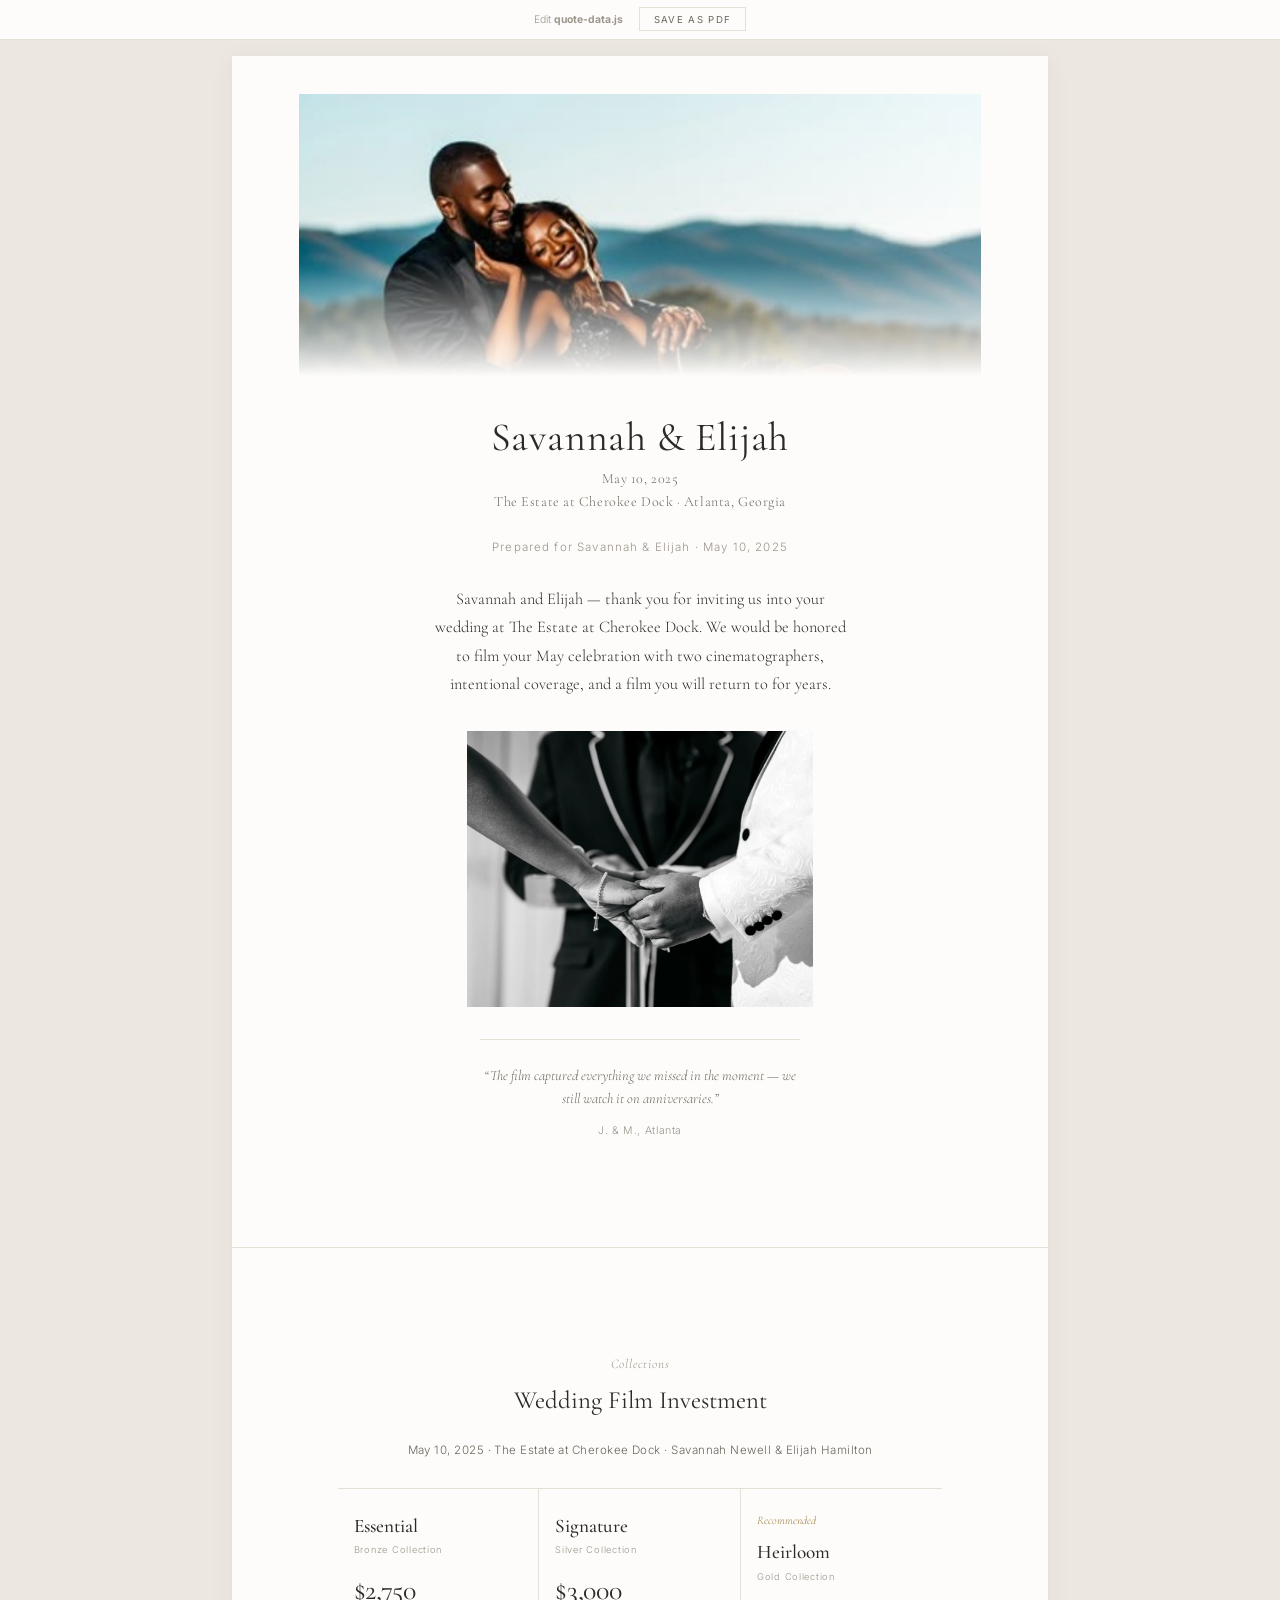
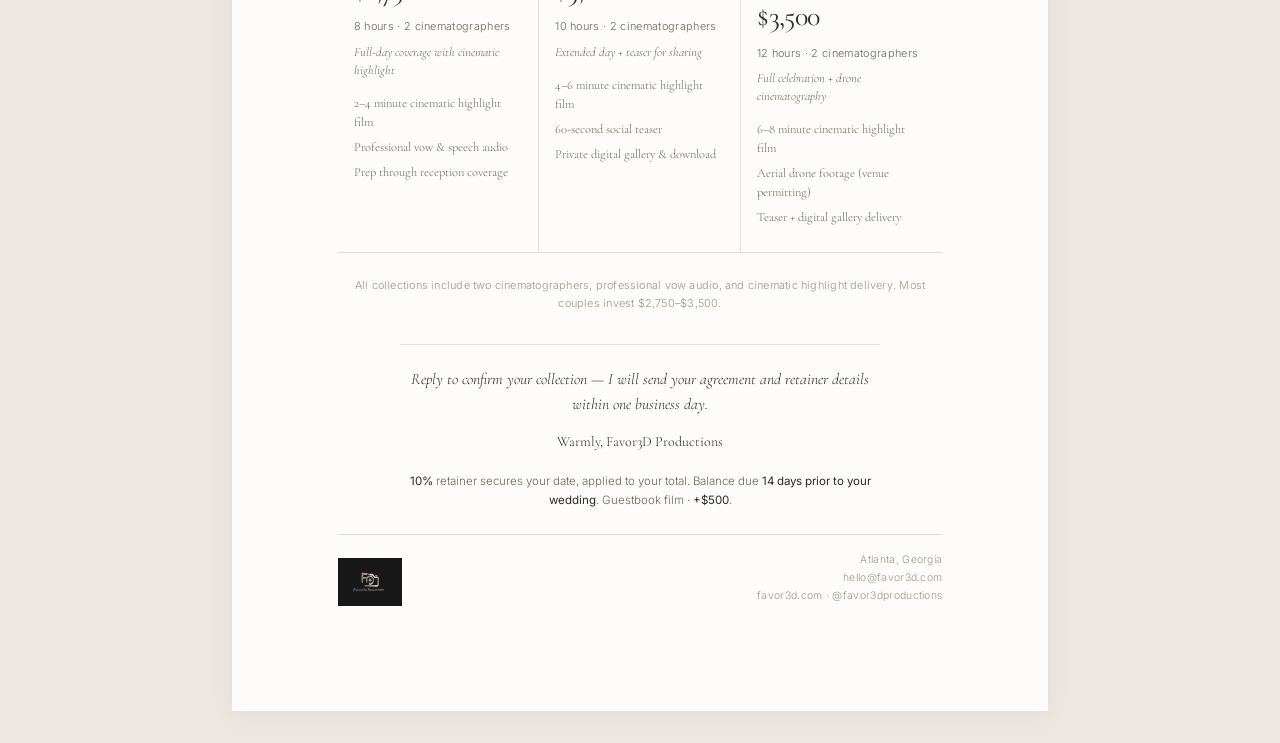
<file: quote.html>
<!DOCTYPE html>
<html lang="en">
<head>
  <meta charset="UTF-8" />
  <meta name="viewport" content="width=device-width, initial-scale=1.0" />
  <title>Favor3D Productions — Wedding Film Proposal</title>
  <link rel="preconnect" href="https://fonts.googleapis.com" />
  <link rel="preconnect" href="https://fonts.gstatic.com" crossorigin />
  <link href="https://fonts.googleapis.com/css2?family=Cormorant+Garamond:ital,wght@0,400;0,500;0,600;1,400&family=Inter:wght@300;400&display=swap" rel="stylesheet" />
  <style>
    :root {
      --paper: #fdfcfa;
      --ink: #2c2a26;
      --ink-soft: #6b665c;
      --ink-faint: #9c968c;
      --gold: #9a7b3c;
      --rule: #e5e0d6;
      --serif: "Cormorant Garamond", Georgia, serif;
      --sans: "Inter", system-ui, sans-serif;
      --pad: 1.1in;
    }

    *, *::before, *::after { box-sizing: border-box; }

    html {
      font-size: 16px;
      -webkit-print-color-adjust: exact;
      print-color-adjust: exact;
    }

    body {
      margin: 0;
      font-family: var(--sans);
      font-weight: 300;
      color: var(--ink);
      background: #ece8e1;
      line-height: 1.65;
    }

    .toolbar {
      position: sticky;
      top: 0;
      z-index: 50;
      display: flex;
      align-items: center;
      justify-content: center;
      gap: 1rem;
      padding: 0.45rem 1rem;
      background: var(--paper);
      border-bottom: 1px solid var(--rule);
      font-size: 0.65rem;
      color: var(--ink-faint);
    }
    .toolbar button {
      font-family: var(--sans);
      font-size: 0.6rem;
      font-weight: 400;
      letter-spacing: 0.14em;
      text-transform: uppercase;
      padding: 0.35rem 0.85rem;
      border: 1px solid var(--rule);
      background: transparent;
      color: var(--ink-soft);
      cursor: pointer;
    }

    .document {
      width: 8.5in;
      margin: 1rem auto 2rem;
      background: var(--paper);
      box-shadow: 0 4px 24px rgba(44, 42, 38, 0.06);
    }

    .sheet { padding: var(--pad); }
    .sheet + .sheet { border-top: 1px solid var(--rule); }

    .sheet--cover {
      padding-top: 0.75in;
    }

    .hero-wrap {
      display: none;
      margin: -0.35in -0.4in 1.75rem;
      position: relative;
    }

    .hero-wrap.is-visible { display: block; }

    .brand-wordmark {
      display: none;
      text-align: center;
      font-family: var(--sans);
      font-size: 0.56rem;
      font-weight: 400;
      letter-spacing: 0.3em;
      text-transform: uppercase;
      color: var(--ink-faint);
      margin: 0 0 1.6rem;
    }

    .brand-wordmark.is-visible { display: block; }

    .brand-wordmark::after {
      content: "";
      display: block;
      width: 28px;
      height: 1px;
      background: var(--rule);
      margin: 0.65rem auto 0;
    }

    .brand-wordmark .logo--cover {
      width: 88px;
      opacity: 0.88;
    }

    .logo {
      height: auto;
      display: inline-block;
      opacity: 0.9;
    }

    .logo--footer {
      width: 64px;
    }

    .photo-hero {
      position: relative;
      width: 100%;
      aspect-ratio: 21 / 9;
      background: center 32% / cover no-repeat;
      filter: saturate(0.97);
    }

    .photo-hero::after {
      content: "";
      position: absolute;
      inset: auto 0 0;
      height: 42%;
      background: linear-gradient(to bottom, transparent 0%, var(--paper) 92%);
      pointer-events: none;
    }

    .couple {
      font-family: var(--serif);
      font-size: 2.5rem;
      font-weight: 400;
      letter-spacing: 0.02em;
      line-height: 1.15;
      margin: 0 0 0.45rem;
      text-align: center;
      color: var(--ink);
    }

    .meta {
      text-align: center;
      font-family: var(--serif);
      font-size: 0.88rem;
      letter-spacing: 0.04em;
      color: var(--ink-soft);
      margin: 0 0 1.5rem;
      line-height: 1.65;
    }

    .prepared {
      text-align: center;
      font-size: 0.72rem;
      letter-spacing: 0.1em;
      color: var(--ink-faint);
      margin: 0 0 1.75rem;
    }

    .letter {
      max-width: 26rem;
      margin: 0 auto 2rem;
      font-family: var(--serif);
      font-size: 1.02rem;
      line-height: 1.75;
      color: var(--ink);
      text-align: center;
    }

    .photo-still-wrap {
      display: none;
      margin: 0 auto 2rem;
      max-width: 3.6in;
    }

    .photo-still-wrap.is-visible { display: block; }

    .photo-still {
      aspect-ratio: 5 / 4;
      min-height: 1.6in;
      background: center / cover no-repeat;
      filter: saturate(0.97);
    }

    .photo-still.is-mono { filter: none; }

    .endorsement {
      max-width: 20rem;
      margin: 0 auto;
      padding-top: 1.5rem;
      border-top: 1px solid var(--rule);
      text-align: center;
    }

    .endorsement q {
      display: block;
      font-family: var(--serif);
      font-size: 0.9rem;
      font-style: italic;
      line-height: 1.6;
      color: var(--ink-soft);
      margin: 0 0 0.3rem;
    }

    .endorsement cite {
      font-size: 0.66rem;
      font-style: normal;
      letter-spacing: 0.06em;
      color: var(--ink-faint);
    }

    /* ─── Page 2 ─── */
    .section-label {
      font-family: var(--serif);
      font-size: 0.82rem;
      font-style: italic;
      letter-spacing: 0.06em;
      color: var(--ink-faint);
      text-align: center;
      margin: 0 0 0.3rem;
    }

    .section-title {
      font-family: var(--serif);
      font-size: 1.55rem;
      font-weight: 400;
      text-align: center;
      margin: 0 0 1.25rem;
      color: var(--ink);
    }

    .event-line {
      text-align: center;
      font-size: 0.72rem;
      letter-spacing: 0.04em;
      color: var(--ink-soft);
      margin: 0 0 1.75rem;
      line-height: 1.65;
    }

    .tiers {
      display: grid;
      grid-template-columns: repeat(3, 1fr);
      margin-bottom: 1.5rem;
      border-top: 1px solid var(--rule);
      border-bottom: 1px solid var(--rule);
    }

    .tier {
      padding: 1.35rem 1rem 1.4rem;
      border-right: 1px solid var(--rule);
    }

    .tier:last-child { border-right: none; }

    .tier-rec {
      display: none;
      font-family: var(--serif);
      font-size: 0.72rem;
      font-style: italic;
      color: var(--gold);
      margin: 0 0 0.45rem;
    }

    .tier.is-rec .tier-rec { display: block; }

    .tier-name {
      font-family: var(--serif);
      font-size: 1.2rem;
      font-weight: 500;
      margin: 0;
      color: var(--ink);
    }

    .tier-collection {
      font-family: var(--sans);
      font-size: 0.58rem;
      letter-spacing: 0.08em;
      color: var(--ink-faint);
      margin: 0 0 0.55rem;
    }

    .tier-price {
      font-family: var(--serif);
      font-size: 1.75rem;
      font-weight: 400;
      color: var(--ink);
      margin: 0 0 0.35rem;
      letter-spacing: -0.01em;
    }

    .tier-sub {
      font-size: 0.68rem;
      letter-spacing: 0.03em;
      color: var(--ink-soft);
      margin: 0 0 0.5rem;
      line-height: 1.5;
    }

    .tier-best {
      font-family: var(--serif);
      font-size: 0.78rem;
      font-style: italic;
      color: var(--ink-soft);
      margin: 0 0 0.75rem;
      line-height: 1.45;
    }

    .tier ul {
      list-style: none;
      padding: 0;
      margin: 0;
    }

    .tier li {
      font-family: var(--serif);
      font-size: 0.78rem;
      color: var(--ink-soft);
      line-height: 1.5;
      padding: 0.2rem 0;
    }

    .footnote {
      text-align: center;
      font-size: 0.68rem;
      color: var(--ink-faint);
      margin: 0 0 2rem;
      line-height: 1.6;
      letter-spacing: 0.02em;
    }

    .closing {
      border-top: 1px solid var(--rule);
      padding-top: 1.35rem;
      text-align: center;
      max-width: 30rem;
      margin: 0 auto;
    }

    .closing .invite {
      font-family: var(--serif);
      font-size: 0.98rem;
      font-style: italic;
      color: var(--ink);
      margin: 0 0 0.85rem;
      line-height: 1.6;
    }

    .closing .sign-off {
      font-family: var(--serif);
      font-size: 0.88rem;
      color: var(--ink);
      margin: 0 0 1.15rem;
    }

    .closing .terms {
      font-size: 0.72rem;
      color: var(--ink-soft);
      line-height: 1.65;
      margin: 0;
    }

    .closing .terms strong {
      font-weight: 400;
      color: var(--ink);
    }

    .sign {
      display: flex;
      justify-content: space-between;
      align-items: flex-end;
      padding-top: 1rem;
      border-top: 1px solid var(--rule);
      margin-top: 1.5rem;
      font-size: 0.65rem;
      color: var(--ink-faint);
      letter-spacing: 0.03em;
    }

    .sign .logo--footer { width: 64px; }

    .sign .contact {
      text-align: right;
      line-height: 1.75;
    }

    .page-break {
      page-break-before: always;
      break-before: page;
    }

    @media print {
      body { background: var(--paper); }
      .toolbar { display: none !important; }
      .document { margin: 0; width: 100%; box-shadow: none; }
      @page { size: letter; margin: 0; }
    }

    @media (max-width: 720px) {
      .tiers { grid-template-columns: 1fr; }
      .tier { border-right: none; border-bottom: 1px solid var(--rule); }
      .tier:last-child { border-bottom: none; }
      .hero-wrap { margin-left: 0; margin-right: 0; }
    }
  </style>
</head>
<body>

  <div class="toolbar">
    <span>Edit <strong>quote-data.js</strong></span>
    <button type="button" id="btn-pdf">Save as PDF</button>
  </div>

  <article class="document">

    <section class="sheet sheet--cover">
      <div class="hero-wrap" id="hero-wrap">
        <div class="photo-hero" id="photo-hero" role="img" aria-label="Wedding film still"></div>
      </div>

      <p class="brand-wordmark" id="brand-wordmark">Favor3D Productions</p>

      <h1 class="couple" id="couple-names">Savannah &amp; Elijah</h1>
      <p class="meta" id="event-meta">
        May 10, 2025<br />
        The Estate at Cherokee Dock · Atlanta, Georgia
      </p>

      <p class="prepared" id="prepared-line">Prepared for Savannah &amp; Elijah · May 10, 2025</p>

      <p class="letter" id="letter"></p>

      <div class="photo-still-wrap" id="photo-still-wrap">
        <div class="photo-still" id="photo-still" hidden role="img" aria-label="Vows detail"></div>
      </div>

      <blockquote class="endorsement">
        <q id="testimonial-quote"></q>
        <cite id="testimonial-cite"></cite>
      </blockquote>
    </section>

    <section class="sheet page-break">
      <p class="section-label">Collections</p>
      <h2 class="section-title">Wedding Film Investment</h2>

      <p class="event-line" id="event-strip"></p>

      <div class="tiers" id="tiers"></div>

      <p class="footnote" id="footnote">
        All collections include two cinematographers, professional vow audio, and cinematic highlight delivery.
      </p>

      <div class="closing">
        <p class="invite" id="cta-text">
          Reply to confirm your collection — I will send your agreement and retainer details within one business day.
        </p>
        <p class="sign-off" id="sign-off">Warmly, Favor3D Productions</p>
        <p class="terms" id="terms-block">
          <span id="retainer-line"><strong>10%</strong> retainer secures your date</span>, applied to your total.
          Balance due <strong id="balance-text">14 days prior to your wedding</strong>.
          <span id="addon-line">Guestbook film · <strong id="addon-inline">+$500</strong></span>.
        </p>
      </div>

      <footer class="sign">
        <img class="logo logo--footer" id="logo-footer" src="assets/logo.png" alt="Favor3D Productions" width="64" />
        <div class="contact" id="footer-contact">
          <span id="contact-city">Atlanta, Georgia</span><br />
          <span id="contact-email">hello@favor3d.com</span><span id="contact-phone-wrap"></span><br />
          <span id="contact-web">favor3d.com</span><span id="contact-instagram-wrap"></span>
        </div>
      </footer>
    </section>

  </article>

  <script src="quote-data.js"></script>
  <script>
    (function () {
      var d = window.QUOTE_DATA;
      var pkgs = window.PACKAGES;
      if (!d || !pkgs) return;

      var money = function (n) {
        return "$" + n.toLocaleString("en-US");
      };

      function setText(id, text) {
        var el = document.getElementById(id);
        if (el && text != null) el.textContent = text;
      }

      function setHtml(id, html) {
        var el = document.getElementById(id);
        if (el && html) el.innerHTML = html;
      }

      function stripLogoBlack(src, done) {
        var image = new Image();
        image.onload = function () {
          var canvas = document.createElement("canvas");
          canvas.width = image.naturalWidth;
          canvas.height = image.naturalHeight;
          var ctx = canvas.getContext("2d");
          ctx.drawImage(image, 0, 0);
          var pixels = ctx.getImageData(0, 0, canvas.width, canvas.height);
          var data = pixels.data;
          var t = 52;
          for (var i = 0; i < data.length; i += 4) {
            if (data[i] <= t && data[i + 1] <= t && data[i + 2] <= t) data[i + 3] = 0;
          }
          ctx.putImageData(pixels, 0, 0);
          done(canvas.toDataURL("image/png"));
        };
        image.onerror = function () { done(src); };
        image.src = src;
      }

      function applyLogo(src) {
        var img = document.getElementById("logo-footer");
        if (!img) return;
        var finalize = function (url) { img.src = url; };
        if (d.stripLogoBlack) {
          stripLogoBlack(src, finalize);
        } else {
          finalize(src);
        }
      }

      function setupBrandMark() {
        var wordmark = document.getElementById("brand-wordmark");
        if (!wordmark) return;
        var showImage = d.showLogoOnCover === true;
        var showText = d.showLogoOnCover !== false && d.logoOnCover !== "none";
        if (showImage) {
          wordmark.innerHTML =
            '<img class="logo logo--cover" id="logo-cover" src="' +
            (d.logo || "assets/logo.png") +
            '" alt="Favor3D Productions" width="88" />';
          wordmark.classList.add("is-visible");
          var coverLogo = document.getElementById("logo-cover");
          if (coverLogo && d.stripLogoBlack) {
            stripLogoBlack(d.logo || "assets/logo.png", function (url) {
              coverLogo.src = url;
            });
          }
        } else if (showText) {
          wordmark.textContent = d.brandName || "Favor3D Productions";
          wordmark.classList.add("is-visible");
        }
      }

      function bindPhoto(el, path, opts, onShow) {
        if (!path || !el) return;
        if (typeof opts === "function") {
          onShow = opts;
          opts = {};
        }
        opts = opts || {};
        var probe = new Image();
        probe.onload = function () {
          el.style.backgroundImage = "url(" + path + ")";
          if (opts.position) el.style.backgroundPosition = opts.position;
          if (opts.mono) el.classList.add("is-mono");
          el.hidden = false;
          if (onShow) onShow();
        };
        probe.src = path;
      }

      applyLogo(d.logo || "assets/logo.png");
      setupBrandMark();

      var names = [d.bride, d.groom].filter(Boolean).join(" & ");
      setText("couple-names", names);
      setHtml(
        "event-meta",
        (d.date || "") + (d.venue ? "<br />" + d.venue : "") + (d.city ? " · " + d.city : "")
      );

      setText("prepared-line", "Prepared for " + names + (d.date ? " · " + d.date : ""));

      if (d.welcome || d.letter) setText("letter", d.welcome || d.letter);

      if (d.testimonial) {
        if (d.testimonial.quote) setText("testimonial-quote", d.testimonial.quote);
        if (d.testimonial.author) setText("testimonial-cite", d.testimonial.author);
      }

      var heroWrap = document.getElementById("hero-wrap");
      if (d.heroImage) {
        var heroOpts = (d.photos && d.photos.hero) || { position: "center 32%" };
        bindPhoto(document.getElementById("photo-hero"), d.heroImage, heroOpts, function () {
          if (heroWrap) heroWrap.classList.add("is-visible");
          var wm = document.getElementById("brand-wordmark");
          if (wm && d.showLogoOnCover !== false) wm.classList.add("is-visible");
        });
      } else {
        var wmNoHero = document.getElementById("brand-wordmark");
        if (wmNoHero && d.showLogoOnCover !== false) wmNoHero.classList.add("is-visible");
      }

      var stillPath = d.stillImage || (d.stills && d.stills[0]) || "";
      var stillWrap = document.getElementById("photo-still-wrap");
      if (stillPath) {
        var stillOpts = (d.photos && d.photos.still) || (d.photos && d.photos.stills && d.photos.stills[0]) || {};
        bindPhoto(document.getElementById("photo-still"), stillPath, stillOpts, function () {
          if (stillWrap) stillWrap.classList.add("is-visible");
        });
      }

      var brideName = d.brideFull || d.bride;
      var groomName = d.groomFull || d.groom;
      setHtml(
        "event-strip",
        (d.date || "") +
        (d.venue ? " · " + d.venue : "") +
        " · " + brideName + " &amp; " + groomName
      );

      var footnote = document.getElementById("footnote");
      if (footnote) {
        var footParts = [
          "All collections include two cinematographers, professional vow audio, and cinematic highlight delivery.",
        ];
        if (d.investmentRange) {
          footParts.push("Most couples invest " + d.investmentRange + ".");
        }
        footnote.textContent = footParts.join(" ");
      }

      var tiers = document.getElementById("tiers");
      var maxBullets = 3;
      ["bronze", "silver", "gold"].forEach(function (key) {
        var p = pkgs[key];
        if (!p || !tiers) return;
        var art = document.createElement("article");
        art.className = "tier tier--" + key;
        if (key === (d.recommended || "gold")) art.classList.add("is-rec");

        var display = p.displayName || p.name;
        var sub =
          p.hours + " hours · " + p.cinematographers + " cinematographer" +
          (p.cinematographers > 1 ? "s" : "");

        var ul = document.createElement("ul");
        (p.features || []).slice(0, maxBullets).forEach(function (f) {
          var li = document.createElement("li");
          li.textContent = f;
          ul.appendChild(li);
        });

        art.innerHTML =
          '<p class="tier-rec">Recommended</p>' +
          '<p class="tier-name">' + display + '</p>' +
          '<p class="tier-collection">' + p.name + ' Collection</p>' +
          '<p class="tier-price">' + money(p.price) + '</p>' +
          '<p class="tier-sub">' + sub + '</p>' +
          (p.bestFor ? '<p class="tier-best">' + p.bestFor + '</p>' : "");
        art.appendChild(ul);
        tiers.appendChild(art);
      });

      if (d.retainerPercent) {
        setHtml("retainer-line", "<strong>" + d.retainerPercent + "%</strong> retainer secures your date");
      }
      if (d.balanceDue) setText("balance-text", d.balanceDue);
      if (d.addon && d.addon.price) {
        setText("addon-inline", "+" + money(d.addon.price));
      }

      if (d.signOff) setText("sign-off", d.signOff);

      if (d.contact) {
        if (d.contact.city) setText("contact-city", d.contact.city);
        if (d.contact.email) setText("contact-email", d.contact.email);
        if (d.contact.website) setText("contact-web", d.contact.website);
        if (d.contact.phone) {
          setHtml("contact-phone-wrap", " · " + d.contact.phone);
        }
        if (d.contact.instagram) {
          setHtml("contact-instagram-wrap", " · " + d.contact.instagram);
        }
      }

      document.title = "Favor3D Productions — " + (names || "Proposal");

      var btn = document.getElementById("btn-pdf");
      if (btn) btn.addEventListener("click", function () { window.print(); });
    })();
  </script>
</body>
</html>
</file>
<file: style.css>
/* Full-bleed vertical webpage layout */
.proposal-grid {
  display: flex;
  flex-direction: column;
  width: 100%;
  height: auto;
  gap: 0;
  box-sizing: border-box;
}

.panel,
.g-panel {
  box-sizing: border-box;
  position: relative;
  overflow: hidden;
  min-width: 0;
  width: 100%;
  padding: 0;
}

.panel-cover,
.g-panel.panel-cover {
  padding: 0;
}
</file>
<file: proposal-gemini.css>
:root{
  --cream:#F5F2E9;
  --dark:#1A1A1A;
  --gold:#B59A7A;
  --ink:#2C2418;
  --muted:#6B5F52;
  --white:#FFFFFF;
}

.q-outer{max-width:none;margin:0;padding:0;width:100%;}
.doc-wrap{max-width:none;margin:0;padding:0;width:100%;}
.doc,.qdoc{
  width:100%;max-width:none;height:auto;min-height:0;
  background:var(--cream);
  box-shadow:none;overflow:visible;
  font-size:16px;
}
.proposal-grid{align-items:stretch;width:100%;max-width:none;}

.logo-mark{display:flex;flex-direction:column;align-items:flex-start;gap:4px;}

.brand-logo{
  display:flex;flex-direction:column;align-items:center;gap:3px;text-align:center;
}
.brand-logo-badge{
  border:1px solid var(--gold);border-radius:50%;
  width:42px;height:42px;
  display:flex;align-items:center;justify-content:center;
  margin-bottom:7px;
}
.brand-logo-f{
  font-family:'Playfair Display',serif;font-style:italic;
  font-size:18px;font-weight:400;color:var(--gold);line-height:1;
}
.brand-logo-name{
  font-family:'Montserrat',sans-serif;font-size:11px;font-weight:500;
  letter-spacing:.32em;text-transform:uppercase;color:var(--gold);
}
.brand-logo-sub{
  font-family:'Montserrat',sans-serif;font-size:8px;font-weight:300;
  letter-spacing:.24em;text-transform:uppercase;color:var(--gold);opacity:.85;
  margin-top:3px;
}

.cover-logo{
  display:flex;flex-direction:column;align-items:center;gap:3px;
  align-self:center;text-align:center;
}
.cover-logo-badge{
  border:1px solid var(--cover-gold);border-radius:50%;
  width:42px;height:42px;
  display:flex;align-items:center;justify-content:center;
  margin:0 auto 10px;
}
.cover-logo-f{
  font-family:'Playfair Display',serif;font-style:italic;
  font-size:18px;font-weight:400;color:var(--cover-gold);line-height:1;
}
.cover-logo-name{
  font-family:'Montserrat',sans-serif;font-size:11px;font-weight:500;
  letter-spacing:.32em;text-transform:uppercase;color:var(--cover-gold);
}
.cover-logo-sub{
  font-family:'Montserrat',sans-serif;font-size:8px;font-weight:300;
  letter-spacing:.24em;text-transform:uppercase;color:var(--cover-gold);opacity:.85;
  margin-top:3px;
}
.logo-icon{
  width:1.35em;height:1.35em;border:1px solid var(--gold);
  transform:rotate(45deg);position:relative;
}
.logo-icon::after{content:'';position:absolute;inset:.32em;border:1px solid var(--gold);}
.logo-name{
  font-family:'Montserrat',sans-serif;font-size:.5em;font-weight:400;
  letter-spacing:.36em;text-transform:uppercase;color:var(--gold);line-height:1.3;
}

.sec-lbl-left{display:flex;align-items:center;gap:10px;margin-bottom:16px;}
.sec-lbl-left span{
  font-family:'Montserrat',sans-serif;font-size:10px;font-weight:400;
  letter-spacing:.3em;text-transform:uppercase;color:var(--gold);white-space:nowrap;
}
.sec-lbl-left::after{
  content:'';flex:1;height:1px;background:var(--gold);opacity:.5;max-width:48px;
}

.sec-lbl-center{
  display:flex;align-items:center;justify-content:center;gap:12px;
  margin-bottom:0;
}
.sec-lbl-center span{
  font-family:'Montserrat',sans-serif;font-size:10px;font-weight:400;
  letter-spacing:.3em;text-transform:uppercase;color:var(--gold);white-space:nowrap;
}
.sec-lbl-center::before,.sec-lbl-center::after{
  content:'';width:36px;height:1px;background:var(--gold);opacity:.5;
}

/* COVER */
.panel-cover{
  --cover-gold:#C5A059;
  --cover-img-x:52%;
  --cover-img-y:28%;
  --cover-gutter:clamp(220px,32vw,520px);
  --cover-shift-x:clamp(56px,9vw,112px);
  --cover-title-top:clamp(320px,36vh,500px);
  width:100vw;
  max-width:100vw;
  margin-left:calc(50% - 50vw);
  margin-right:calc(50% - 50vw);
  min-height:max(920px,100vh);
  height:auto;
  position:relative;
  overflow:hidden;
}
.cover-photo{
  position:absolute;inset:0;overflow:hidden;pointer-events:none;
}
.cover-photo img{
  position:absolute;inset:0;
  display:block;width:100%;height:100%;
  min-width:100%;min-height:100%;
  object-fit:cover;object-position:var(--cover-img-x) var(--cover-img-y);
}
.cover-scrim{
  position:absolute;inset:0;z-index:1;pointer-events:none;
  background:linear-gradient(to right,
    rgba(0,0,0,.78) 0%,
    rgba(0,0,0,.62) 22%,
    rgba(0,0,0,.38) 38%,
    rgba(0,0,0,.12) 52%,
    transparent 68%
  );
}
.cover-inner{
  position:relative;z-index:2;min-height:inherit;width:100%;max-width:none;margin:0;
  display:grid;grid-template-rows:auto 1fr auto;
  padding:0;box-sizing:border-box;
}
.cover-inner::after{
  content:'';display:block;grid-row:3;flex-shrink:0;width:100%;
  height:clamp(200px,26vh,340px);
}
.cover-logo{
  grid-row:1;justify-self:center;
  padding-top:clamp(32px,4.5vh,52px);
}
.cover-stage{
  grid-row:2;align-self:stretch;min-height:0;
  display:grid;
  grid-template-columns:var(--cover-gutter) minmax(0,480px) 1fr;
  grid-template-rows:auto minmax(24px,4vh) auto 1fr;
  width:100%;padding:0;
  box-sizing:border-box;
}
.cover-mid{
  grid-column:2;grid-row:1;align-self:start;
  width:100%;max-width:480px;padding:0;
  margin-left:var(--cover-shift-x);margin-top:var(--cover-title-top);
}
.cover-title-group{margin-bottom:.1em;}
.cover-eyebrow{
  font-family:'Playfair Display',serif;
  font-size:clamp(2.8rem,5.5vw,4.2rem);font-weight:600;
  letter-spacing:.04em;text-transform:uppercase;
  color:#FFFFFF;line-height:1.0;white-space:nowrap;
}
.cover-proposal{
  font-family:'Pinyon Script',cursive;
  font-size:clamp(3.6rem,7.5vw,5.8rem);font-weight:400;
  color:var(--cover-gold);
  display:block;line-height:.76;
  margin-top:.22em;margin-bottom:.3em;
}
.cover-divider{
  width:56px;height:1px;
  background:var(--cover-gold);opacity:1;
  margin-bottom:clamp(28px,3.5vh,44px);
}
.cover-tagline{
  font-family:'Montserrat',sans-serif;
  font-size:clamp(11px,1.15vw,14px);font-weight:400;
  letter-spacing:.18em;text-transform:uppercase;
  color:#FFFFFF;line-height:1.7;margin-top:0;
}
.cover-bottom{
  grid-column:2;grid-row:3;align-self:start;
  display:flex;flex-direction:column;align-items:flex-start;gap:0;
  width:100%;max-width:480px;
  margin-left:var(--cover-shift-x);
  padding-bottom:clamp(12px,2vh,32px);margin-bottom:0;
  --gap-above-names:5px;
  --gap-below-names:14px;
}
.cover-prep{
  font-family:'Montserrat',sans-serif;
  font-size:9px;font-weight:500;
  letter-spacing:.24em;text-transform:uppercase;
  color:var(--cover-gold);margin:0 0 var(--gap-above-names);line-height:1.2;
}
.cover-names{
  font-family:'Playfair Display',serif;
  font-size:clamp(1.6rem,3vw,2rem);font-weight:400;
  color:#FFFFFF;line-height:1;margin:0;padding:0;
  display:block;
}
.cover-date{
  font-family:'Montserrat',sans-serif;
  font-size:10px;font-weight:400;
  letter-spacing:.15em;text-transform:uppercase;color:rgba(255,255,255,.8);
  margin:var(--gap-below-names) 0 0;line-height:1.2;
}
.cover-venue{
  font-family:'Montserrat',sans-serif;
  font-size:9px;font-weight:300;
  letter-spacing:.12em;text-transform:uppercase;color:rgba(197,160,89,.75);
  margin:8px 0 0;line-height:1.2;
}
.cover-venue:empty{display:none;}

/* SPLIT PANELS */
.panel-split{
  display:grid;grid-template-columns:1fr 1fr;height:auto;gap:0;
  overflow:hidden;
}
.panel-split>*{min-width:0;max-width:100%;}
.split-text{
  display:flex;flex-direction:column;justify-content:space-between;
  overflow:hidden;min-width:0;width:100%;box-sizing:border-box;
}
.split-text.cream{background:var(--cream);}
.split-text.dark{background:var(--dark);padding:64px 8% 48px;}
.panel-testimonial .split-text.dark{
  padding:56px 10% 40px 12%;
}
.split-text.testi-left{padding:56px 10% 40px 12%;}
.split-photo{
  overflow:hidden;min-width:0;width:100%;
  line-height:0;position:relative;isolation:isolate;
}
.split-photo img{width:100%;height:100%;object-fit:cover;object-position:center;display:block;}

/* About — equal-height columns; photo fills right side edge-to-edge */
.panel-about.panel-split{
  align-items:stretch;
  background:#E8E4DC;
  min-height:720px;
  --about-img-x:22%;
  --about-img-y:40%;
}
.panel-about-left{
  display:flex;flex-direction:column;justify-content:space-between;
  padding:80px 10% 68px 14%;
  height:100%;min-height:0;overflow:hidden;
  background:#E8E4DC;
}
.panel-about .about-center{
  flex:1;display:flex;flex-direction:column;
  justify-content:center;align-items:stretch;
  min-height:0;width:100%;
}
.panel-about .split-photo{
  position:relative;height:100%;min-height:100%;align-self:stretch;
}
.panel-about .split-photo img{
  position:absolute;
  width:138%;height:138%;
  left:0;top:0;
  transform:translate(-5%,-28%);
  object-fit:cover;
  object-position:var(--about-img-x) var(--about-img-y);
}
.panel-about .about-foot{
  margin-top:auto;padding-top:0;flex-shrink:0;
}
.about-inner{width:100%;max-width:440px;text-align:left;margin:0;}
.about-headline{margin-bottom:14px;}
.about-line{
  font-family:'Playfair Display',serif;font-size:clamp(1.6rem,2.8vw,2rem);font-weight:500;
  line-height:1.16;color:var(--ink);display:block;
}
.about-accent{
  font-family:'Playfair Display',serif;font-size:clamp(1.55rem,2.7vw,1.95rem);font-weight:400;
  font-style:italic;line-height:1.14;color:var(--gold);
  display:block;margin-top:4px;
}
.about-head-rule{
  height:1px;background:var(--gold);opacity:.5;width:40px;margin-bottom:18px;
}
.panel-about .sec-lbl-left{margin-bottom:18px;}
.panel-about .sec-lbl-left::after{width:40px;flex:0 0 40px;max-width:40px;}
.about-body p{
  font-family:'Cormorant Garamond',serif;font-size:17px;font-weight:400;
  line-height:1.72;color:var(--muted);margin-bottom:14px;text-align:left;
  max-width:100%;
}
.about-body p:last-child{margin-bottom:0;}
.about-personal{
  font-family:'Cormorant Garamond',serif;font-size:17px;font-weight:400;
  line-height:1.72;color:var(--muted);margin-top:14px;max-width:100%;
}
.about-personal span{font-weight:400;}
.about-foot{margin-top:auto;padding-top:24px;flex-shrink:0;}
.logo-name{
  font-family:'Montserrat',sans-serif;font-size:9px;font-weight:400;
  letter-spacing:.36em;text-transform:uppercase;color:var(--gold);line-height:1.3;
}
.logo-sub{
  font-family:'Montserrat',sans-serif;font-size:8px;font-weight:300;
  letter-spacing:.28em;text-transform:uppercase;color:var(--gold);
  opacity:.75;line-height:1.4;margin-top:3px;
}

.panel-testimonial.panel-split{
  display:grid;
  grid-template-columns:1fr 1fr;
  --testi-img-x:62%;
  --testi-img-y:top;
  --testi-crop-h:clamp(420px,calc(50vw * 9 / 10),580px);
  min-height:var(--testi-crop-h);
  height:var(--testi-crop-h);
  align-items:stretch;
  background:var(--dark);
  gap:0;
}
.panel-testimonial .split-text{
  height:100%;
  overflow:hidden;
  align-self:stretch;
}
.panel-testimonial .split-text.dark{
  position:relative;z-index:1;
}
.panel-testimonial .split-text.dark::after{
  content:'';position:absolute;top:0;right:0;
  width:72px;height:100%;
  background:linear-gradient(to right,var(--dark) 15%,transparent 100%);
  pointer-events:none;z-index:2;
}
.panel-testimonial .split-photo{
  position:relative;
  height:100%;
  min-height:0;
  width:100%;
  overflow:hidden;
  margin-left:-1px;
}
.panel-testimonial .split-photo img{
  position:absolute;
  top:0;right:0;bottom:0;
  left:-4px;
  width:calc(100% + 4px);
  height:100%;
  min-height:0;
  object-fit:cover;
  object-position:var(--testi-img-x) var(--testi-img-y,top);
  display:block;
}
.panel-testimonial .sec-lbl-left{
  justify-content:center;
}
.panel-testimonial .sec-lbl-left::before{
  content:'';width:36px;height:1px;background:var(--gold);opacity:.5;flex-shrink:0;
}
.panel-testimonial .sec-lbl-left::after{
  width:36px;flex:0 0 36px;max-width:36px;
}
.panel-testimonial .sec-lbl-left span{
  font-size:12px;
}
.panel-testimonial .testi-foot{
  display:flex;justify-content:center;padding-top:20px;
}
.testi-body{
  flex:1;display:flex;flex-direction:column;justify-content:flex-start;
  min-height:0;overflow:hidden;width:100%;max-width:100%;
  padding:20px 0 8px;
}
.testi-mark{
  font-family:'Playfair Display',serif;font-size:4rem;font-weight:400;
  line-height:.5;color:var(--gold);margin-bottom:-8px;
}
.testi-quote{
  font-family:'Cormorant Garamond',serif;font-style:italic;
  font-size:clamp(1.45rem,2.6vw,1.75rem);font-weight:400;line-height:1.75;
  color:#FFFFFF;margin-bottom:20px;
  max-width:100%;overflow-wrap:break-word;word-break:normal;
}
.testi-divider{
  width:40px;height:1px;background:var(--gold);opacity:.7;margin-bottom:16px;
}
.testi-attr{font-family:'Montserrat',sans-serif;max-width:100%;}
.testi-attr .name{
  font-size:13px;font-weight:500;letter-spacing:.16em;text-transform:uppercase;
  color:#FFFFFF;display:block;margin-bottom:6px;
}
.testi-attr .detail{
  font-size:8px;font-weight:300;letter-spacing:.10em;text-transform:uppercase;
  color:rgba(181,154,122,.72);line-height:1.5;display:block;
}

/* PACKAGES */
.panel-packages{
  background:#E8E4DC;padding:80px 5% 72px;
  display:flex;flex-direction:column;height:auto;
}
.pkg-header{
  text-align:center;margin-bottom:40px;padding-top:0;flex-shrink:0;
  max-width:1200px;width:100%;margin-left:auto;margin-right:auto;
}
.pkg-title{
  font-family:'Playfair Display',serif;font-size:clamp(1.8rem,3vw,2.2rem);font-weight:400;
  color:var(--ink);margin-top:8px;margin-bottom:8px;line-height:1.1;
}
.pkg-sub{
  font-family:'Montserrat',sans-serif;font-size:11px;font-weight:500;
  letter-spacing:.15em;text-transform:uppercase;color:var(--gold);
}
.pkg-cols{
  display:grid;grid-template-columns:repeat(3,1fr);gap:20px;
  flex:unset;min-height:0;align-items:stretch;
  margin-top:0;max-width:1200px;width:100%;margin-left:auto;margin-right:auto;
}
.pkg-col{
  display:flex;flex-direction:column;
  padding:28px 22px 22px;position:relative;min-height:0;
  border:1.5px solid rgba(181,154,122,.35);
  border-radius:12px;
  background:#FFFFFF;
  box-shadow:0 2px 8px rgba(44,36,24,.05),0 6px 20px rgba(181,154,122,.10);
}
.pkg-col.featured{
  border:1.5px solid var(--gold);
  padding-top:32px;
  box-shadow:0 4px 12px rgba(44,36,24,.06),0 8px 28px rgba(181,154,122,.24);
}
.pkg-banner{
  position:absolute;top:-14px;left:50%;transform:translateX(-50%);
  background:var(--gold);color:var(--white);text-align:center;white-space:nowrap;
  font-family:'Montserrat',sans-serif;font-size:8px;font-weight:500;
  letter-spacing:.18em;text-transform:uppercase;
  padding:8px 24px;border-radius:999px;
}
.pkg-col-name{
  font-family:'Montserrat',sans-serif;font-size:13px;font-weight:600;
  letter-spacing:.1em;text-transform:uppercase;color:var(--ink);
  text-align:center;margin-bottom:6px;line-height:1.2;
}
.pkg-col-desc{
  font-family:'Montserrat',sans-serif;font-size:10px;font-weight:300;
  font-style:italic;color:var(--muted);text-align:center;line-height:1.4;
  margin-bottom:0;
}
.pkg-col-divider{
  width:36px;height:1px;background:var(--gold);opacity:.6;
  margin:14px auto;
}
.pkg-feats{flex:1;overflow:visible;margin-bottom:12px;padding:0;}
.pkg-feat{display:flex;align-items:flex-start;gap:12px;margin-bottom:12px;}
.pkg-feat svg{width:18px;height:18px;flex-shrink:0;margin-top:2px;stroke:var(--gold);fill:none;stroke-width:1.5;}
.pkg-feat-text{display:flex;flex-direction:column;gap:4px;}
.pkg-feat-title{
  font-family:'Montserrat',sans-serif;font-size:10px;font-weight:600;
  letter-spacing:.06em;text-transform:uppercase;color:var(--ink);line-height:1.2;display:block;
}
.pkg-feat-sub{
  font-family:'Montserrat',sans-serif;font-size:10px;font-weight:300;
  color:var(--muted);line-height:1.3;display:block;
}
.pkg-price-wrap{
  text-align:center;padding-top:14px;margin-top:auto;
  border-top:1px solid rgba(181,154,122,.25);
}
.pkg-price-lbl{
  font-family:'Montserrat',sans-serif;font-size:8px;font-weight:400;
  letter-spacing:.22em;text-transform:uppercase;color:var(--gold);margin-bottom:4px;
}
.pkg-price{
  font-family:'Playfair Display',serif;font-size:2rem;font-weight:400;color:var(--gold);line-height:1;
}
.pkg-col.selected::after{
  content:'YOUR SELECTION';display:block;text-align:center;margin-top:6px;
  font-family:'Montserrat',sans-serif;font-size:8px;letter-spacing:.14em;color:var(--gold);
}

.pkg-addons{
  margin-top:24px;padding-top:20px;
  border-top:1px solid rgba(181,154,122,.2);
  flex-shrink:0;max-width:1200px;width:100%;margin-left:auto;margin-right:auto;
}
.pkg-addons-lbl{
  font-family:'Montserrat',sans-serif;font-size:9px;font-weight:500;
  letter-spacing:.22em;text-transform:uppercase;color:var(--gold);
  margin-bottom:12px;
}
.pkg-addon-item{
  display:flex;justify-content:space-between;align-items:center;
  padding:8px 0;border-bottom:1px solid rgba(181,154,122,.1);
}
.pkg-addon-name{
  font-family:'Montserrat',sans-serif;font-size:11px;font-weight:300;color:var(--muted);
}
.pkg-addon-price{
  font-family:'Montserrat',sans-serif;font-size:11px;font-weight:500;color:var(--gold);
}
.pactions{display:flex;gap:12px;margin-top:24px;}

/* NEXT STEPS */
.panel-nextsteps{
  background:var(--cream);
  width:100%;
  padding:80px 5% 88px;
  overflow:visible;
}
.nextsteps-inner{
  max-width:1200px;width:100%;margin:0 auto;
  display:flex;flex-direction:column;align-items:center;
}
.nextsteps-head{text-align:center;margin-bottom:48px;max-width:640px;}
.nextsteps-head .sec-lbl-center span{color:var(--gold);}
.nextsteps-title{
  font-family:'Playfair Display',serif;font-size:clamp(1.75rem,3.2vw,2.25rem);font-weight:400;
  color:var(--ink);margin-top:14px;line-height:1.15;
}
.nextsteps-sub{
  font-family:'Cormorant Garamond',serif;font-size:clamp(1.05rem,1.6vw,1.2rem);font-weight:400;
  font-style:italic;color:var(--muted);margin-top:12px;line-height:1.45;
}
.nextsteps-cards-wrap{
  width:100%;position:relative;
  padding-top:24px;
}
.nextsteps-cards-wrap::before{
  content:'';position:absolute;left:12.5%;right:12.5%;top:24px;
  border-top:2px dotted rgba(181,154,122,.42);pointer-events:none;z-index:0;
}
.nextsteps-cards{
  display:grid;grid-template-columns:repeat(4,1fr);gap:20px;
  width:100%;margin-bottom:40px;position:relative;z-index:1;
}
.nextstep-card{
  position:relative;overflow:visible;
  background:#FDFBF7;
  border:1px solid rgba(181,154,122,.18);
  border-radius:18px;
  padding:38px 24px 32px;
  display:flex;flex-direction:column;align-items:center;text-align:center;
  box-shadow:0 10px 32px rgba(44,36,24,.08);
}
.nextstep-badge{
  position:absolute;top:0;left:50%;
  transform:translate(-50%,-50%);
  display:flex;align-items:center;justify-content:center;
  width:46px;height:46px;border-radius:50%;
  background:#C5A059;color:#FFFFFF;
  font-family:'Montserrat',sans-serif;font-size:11px;font-weight:600;
  letter-spacing:.04em;flex-shrink:0;z-index:2;
  box-shadow:0 3px 10px rgba(44,36,24,.14);
}
.nextstep-icon{
  display:flex;align-items:center;justify-content:center;
  width:64px;height:64px;margin:6px 0 20px;color:#B59A7A;
}
.nextstep-icon svg{width:58px;height:58px;display:block;}
.nextstep-title{
  font-family:'Montserrat',sans-serif;font-size:clamp(11px,0.95vw,12px);font-weight:600;
  letter-spacing:.13em;text-transform:uppercase;color:var(--ink);
  line-height:1.35;margin-bottom:8px;
}
.nextstep-body{
  font-family:'Cormorant Garamond',serif;font-size:clamp(16px,1.05vw,18px);font-weight:400;
  line-height:1.6;color:var(--muted);margin:0;
}
.nextsteps-foot{text-align:center;padding-top:8px;}
.nextsteps-btn{
  display:inline-block;
  font-family:'Montserrat',sans-serif;font-size:10px;font-weight:500;
  letter-spacing:.24em;text-transform:uppercase;
  color:#FFFFFF;background:#C5A059;
  padding:16px 40px;border-radius:999px;text-decoration:none;
  box-shadow:0 6px 22px rgba(44,36,24,.12);
  transition:background .2s,transform .15s;
}
.nextsteps-btn:hover{background:#D4B06A;transform:translateY(-1px);}
.reserve-fallback{
  font-family:'Montserrat',sans-serif;font-size:11px;font-weight:300;
  color:var(--muted);margin:14px 0 0;line-height:1.5;
}
.reserve-fallback a{color:var(--gold);text-decoration:none;}
.reserve-fallback a:hover{text-decoration:underline;}
.reserve-fallback--dark{color:rgba(255,255,255,.55);margin-bottom:0;}
.reserve-fallback--dark a{color:var(--gold);}

/* CTA FOOTER */
.panel-cta-footer{
  background:var(--dark);
  margin-top:32px;
  padding:72px 5% 56px;
}
.cta-footer-inner{
  max-width:640px;margin:0 auto;
  display:flex;flex-direction:column;align-items:center;text-align:center;gap:0;
}
.cta-footer-ornament{
  display:flex;align-items:center;justify-content:center;gap:14px;
  margin-bottom:28px;
}
.cta-footer-line{
  width:48px;height:1px;background:var(--gold);opacity:.45;
}
.cta-footer-star{
  width:10px;height:10px;color:var(--gold);flex-shrink:0;
}
.cta-footer-title{
  font-family:'Playfair Display',serif;
  font-size:clamp(1.6rem,3.2vw,2rem);font-weight:400;
  color:#FFFFFF;line-height:1.2;margin:0 0 16px;
}
.cta-footer-sub{
  font-family:'Cormorant Garamond',serif;font-size:clamp(17px,1.4vw,19px);
  font-weight:400;line-height:1.65;color:rgba(255,255,255,.72);
  margin:0 0 32px;max-width:480px;
}
.cta-footer-btn{
  display:inline-block;
  font-family:'Montserrat',sans-serif;font-size:10px;font-weight:500;
  letter-spacing:.24em;text-transform:uppercase;
  color:#FFFFFF;background:#C5A059;
  padding:16px 40px;border-radius:999px;text-decoration:none;
  box-shadow:0 6px 22px rgba(0,0,0,.25);
  transition:background .2s,transform .15s;
  margin-bottom:36px;
}
.cta-footer-btn:hover{background:#D4B06A;transform:translateY(-1px);}
.cta-footer-contact{
  font-family:'Montserrat',sans-serif;font-size:12px;font-weight:300;
  color:rgba(255,255,255,.45);letter-spacing:.04em;margin:0;
  display:flex;flex-wrap:wrap;align-items:center;justify-content:center;gap:8px;
}
.cta-footer-contact a{color:rgba(255,255,255,.45);text-decoration:none;transition:color .2s;}
.cta-footer-contact a:hover{color:var(--gold);}
.cta-footer-dot{color:rgba(181,154,122,.4);}

/* ── MOBILE ─────────────────────────────────────────── */
@media (max-width:768px){

  /* BASE */
  html,body{background:var(--cream);}
  .doc-wrap,.q-outer{margin:0;padding:0;max-width:100%;}
  .doc,.qdoc{
    aspect-ratio:unset;height:auto;overflow:hidden;
    font-size:13px;box-shadow:none;border-radius:0;
  }
  .proposal-grid{height:auto;}
  .panel-nextsteps{padding:56px 7% 72px;overflow:visible;}
  .panel-packages{padding:56px 6% 48px;}
  .panel-cta-footer{margin-top:24px;padding:56px 6% 48px;}
  .panel{overflow:hidden;height:auto;min-height:unset;}

  /* ── COVER ── */
  .panel-cover{
    width:100vw;max-width:100vw;
    margin-left:calc(50% - 50vw);margin-right:calc(50% - 50vw);
    min-height:max(680px,100vh);height:auto;overflow:hidden;position:relative;
    --cover-img-x:58%;
    --cover-img-y:30%;
  }
  .cover-inner::after{display:none;}
  .cover-scrim{
    background:linear-gradient(
      180deg,
      rgba(0,0,0,.72) 0%,
      rgba(0,0,0,.45) 42%,
      rgba(0,0,0,.45) 58%,
      rgba(0,0,0,.72) 100%
    );
  }
  .cover-inner{
    box-sizing:border-box;
    width:100%;
    min-height:inherit;
    padding:0;
    display:grid;
    grid-template-rows:auto 1fr auto;
  }
  .cover-logo{
    grid-row:1;justify-self:center;
    align-self:center;
    align-items:center;
    width:100%;
    margin-top:0;
    padding-top:clamp(28px,5vh,44px);
    text-align:center;
  }
  .cover-logo-badge{width:36px;height:36px;margin:0 auto 8px;}
  .cover-logo-f{font-size:16px;}
  .cover-logo-name{font-size:10px;letter-spacing:.32em;}
  .cover-logo-sub{font-size:8px;letter-spacing:.28em;}
  .panel-cover{
    --cover-gutter:0;
    --cover-shift-x:0;
    --cover-title-top:0;
  }
  .cover-stage{
    grid-row:2;align-self:stretch;
    display:flex;flex-direction:column;
    justify-content:center;align-items:center;
    padding:clamp(40px,9vh,64px) 8% clamp(12px,2vh,24px);
    min-height:0;
  }
  .cover-mid{
    width:100%;max-width:100%;
    margin:0;padding:0;
    display:flex;flex-direction:column;align-items:center;
    text-align:center;
  }
  .cover-title-group{width:100%;text-align:center;}
  .cover-eyebrow{font-size:2.4rem;white-space:normal;}
  .cover-proposal{font-size:3.4rem;margin-bottom:.4em;}
  .cover-divider{
    width:48px;margin-left:auto;margin-right:auto;
    margin-bottom:clamp(18px,2.5vh,28px);
  }
  .cover-tagline{font-size:10px;line-height:1.75;text-align:center;}
  .cover-bottom{
    display:flex;flex-direction:column;align-items:center;
    text-align:center;gap:0;
    width:100%;max-width:100%;
    margin:clamp(20px,4vh,36px) 0 0;padding:0;
    --gap-above-names:4px;
    --gap-below-names:12px;
  }
  .cover-prep{font-size:8px;}
  .cover-names{font-size:1.6rem;}
  .cover-date{font-size:9px;}
  .cover-venue{font-size:8px;}

  /* ── ABOUT ── */
  .panel-split{grid-template-columns:1fr;height:auto;}
  .panel-about.panel-split{align-items:stretch;}
  .panel-about-left{padding:11% 8% 9% 8%;height:auto;}
  .panel-about .about-center{
    justify-content:flex-start;align-items:flex-start;height:auto;
  }
  .about-inner{width:100%;margin:0;}
  .sec-lbl-left{margin-bottom:.75em;}
  .about-headline{line-height:1.15;}
  .about-line{font-size:1.75em;}
  .about-accent{font-size:1.75em;}
  .about-head-rule{width:2.5em;margin:1em 0;}
  .about-body p{
    font-size:.92em;max-width:100%;
    line-height:1.8;margin-bottom:.75em;
  }
  .about-personal{font-size:.90em;max-width:100%;margin-top:.5em;}
  .panel-about.panel-split{
    --about-img-x:22%;
    --about-img-y:40%;
  }
  .panel-about .split-photo{
    position:relative;
    width:100%;
    aspect-ratio:4/4.2;
    min-height:0;
    max-height:none;
    overflow:hidden;
  }
  .panel-about .split-photo img{
    position:absolute;
    width:188%;
    height:188%;
    left:0;
    top:0;
    transform:translate(-15%,-26%);
    min-height:0;
    object-fit:cover;
    object-position:var(--about-img-x) var(--about-img-y);
  }
  .panel-about .about-foot{margin-top:24px;}

  /* ── PACKAGES ── */
  .panel-packages{
    padding:9% 6% 10%;
    height:auto;
    background:#E8E4DC;
  }
  .pkg-header{
    margin-bottom:1.4em;padding-top:.6em;
  }
  .pkg-title{font-size:1.8em;}
  .pkg-sub{font-size:.56em;letter-spacing:.12em;}
  .pkg-cols{
    display:flex;flex-direction:column;
    gap:16px;flex:unset;height:auto;
  }
  .pkg-col{
    padding:1.6em 1.3em 1.2em;
  }
  .pkg-col.featured{
    padding-top:2em;
  }
  .pkg-col-name{font-size:.88em;margin-bottom:.3em;}
  .pkg-col-desc{font-size:.54em;margin-bottom:0;}
  .pkg-col-divider{margin:.7em auto;}
  .pkg-feat{gap:.6em;margin-bottom:.65em;}
  .pkg-feat svg{width:1.3em;height:1.3em;}
  .pkg-feat-title{font-size:.64em;}
  .pkg-feat-sub{font-size:.55em;}
  .pkg-price-lbl{font-size:.48em;}
  .pkg-price{font-size:2.2em;}
  .pkg-addons{margin-top:.8em;}

  /* ── NEXT STEPS ── */
  .panel-nextsteps{padding:11% 7% 12%;}
  .nextsteps-head{margin-bottom:36px;}
  .nextsteps-title{font-size:1.75em;}
  .nextsteps-sub{font-size:1.05em;}
  .nextsteps-cards-wrap{padding-top:20px;}
  .nextsteps-cards-wrap::before{display:none;}
  .nextsteps-cards{grid-template-columns:1fr 1fr;gap:16px;margin-bottom:32px;}
  .nextstep-card{padding:34px 18px 28px;border-radius:16px;}
  .nextstep-badge{width:42px;height:42px;font-size:10px;}
  .nextstep-icon{width:56px;height:56px;margin:4px 0 16px;}
  .nextstep-icon svg{width:52px;height:52px;}
  .nextstep-title{font-size:10.5px;margin-bottom:7px;}
  .nextstep-body{font-size:16px;}
  .cta-footer-title{font-size:1.6em;}
  .cta-footer-sub{font-size:17px;margin-bottom:28px;}
  .cta-footer-btn{margin-bottom:28px;}
  .cta-footer-contact{font-size:11px;}

  /* ── KIND WORDS ── */
  .panel-testimonial.panel-split{
    display:flex;
    flex-direction:column;
    height:auto;
    min-height:0;
  }
  .panel-testimonial .split-text{
    height:auto;
    overflow:visible;
  }
  .panel-testimonial .split-photo{
    order:1;
    position:relative;
    height:auto;
    min-height:0;
    aspect-ratio:10/9;
    overflow:hidden;
    margin-left:0;
  }
  .panel-testimonial .split-text.dark::after{
    display:none;
  }
  .panel-testimonial .split-photo img{
    position:absolute;
    top:0;right:0;bottom:0;left:0;
    width:100%;
    height:100%;
    min-height:0;
    object-fit:cover;
    object-position:var(--testi-img-x,62%) var(--testi-img-y,top);
  }
  .panel-testimonial .split-text{
    order:2;
  }
  .split-text.dark{padding:11% 8% 9% 8%;}
  .split-text.testi-left{
    padding:12% 8% 9% 8%;
    height:auto;
  }
  .sec-lbl-left span{font-size:.78em;}
  .testi-body{padding:2.5em 0 1em;}
  .testi-mark{font-size:3.8em;}
  .testi-quote{font-size:1.5em;line-height:1.8;}
  .testi-divider{margin-bottom:.85em;}
  .testi-attr .name{font-size:.75em;}
  .about-foot{margin-bottom:2em;}
  .logo-name{font-size:.48em;}
}

@media print{
  @page{margin:0.5in;size:letter portrait;}
  html,body{background:#fff;-webkit-print-color-adjust:exact;print-color-adjust:exact;}
  .toolbar,.nav,.pactions,#build,#generate{display:none!important;}
  #quote{display:block!important;}
  .doc-wrap,.q-outer{margin:0;padding:0;max-width:100%;}
  .doc,.qdoc{
    box-shadow:none;width:100%;height:auto;min-height:0;
    font-size:14px;overflow:visible;
  }
  .proposal-grid{display:flex;flex-direction:column;width:100%;height:auto;}
  .panel{overflow:visible;height:auto;min-height:0;page-break-inside:avoid;}
  .panel-cover{height:100vh;min-height:0;page-break-after:always;}
  .panel-split{display:grid;grid-template-columns:1fr 1fr;min-height:0;height:auto;}
  .split-photo{position:relative;overflow:hidden;min-height:320px;height:320px;}
  .split-photo img{
    position:absolute;inset:0;width:100%;height:100%;min-height:0;
    object-fit:cover;object-position:center var(--testi-img-y,top);
  }
  .panel-packages{padding:32px 24px;}
  .pkg-cols{grid-template-columns:1fr 1fr 1fr;gap:12px;}
  .panel-nextsteps{padding:32px 24px;page-break-before:always;page-break-after:always;}
  .nextsteps-cards-wrap::before{display:none;}
  .nextsteps-cards{grid-template-columns:repeat(4,1fr);gap:10px;}
  .panel-cta-footer{padding:40px 24px;}
}
</file>
